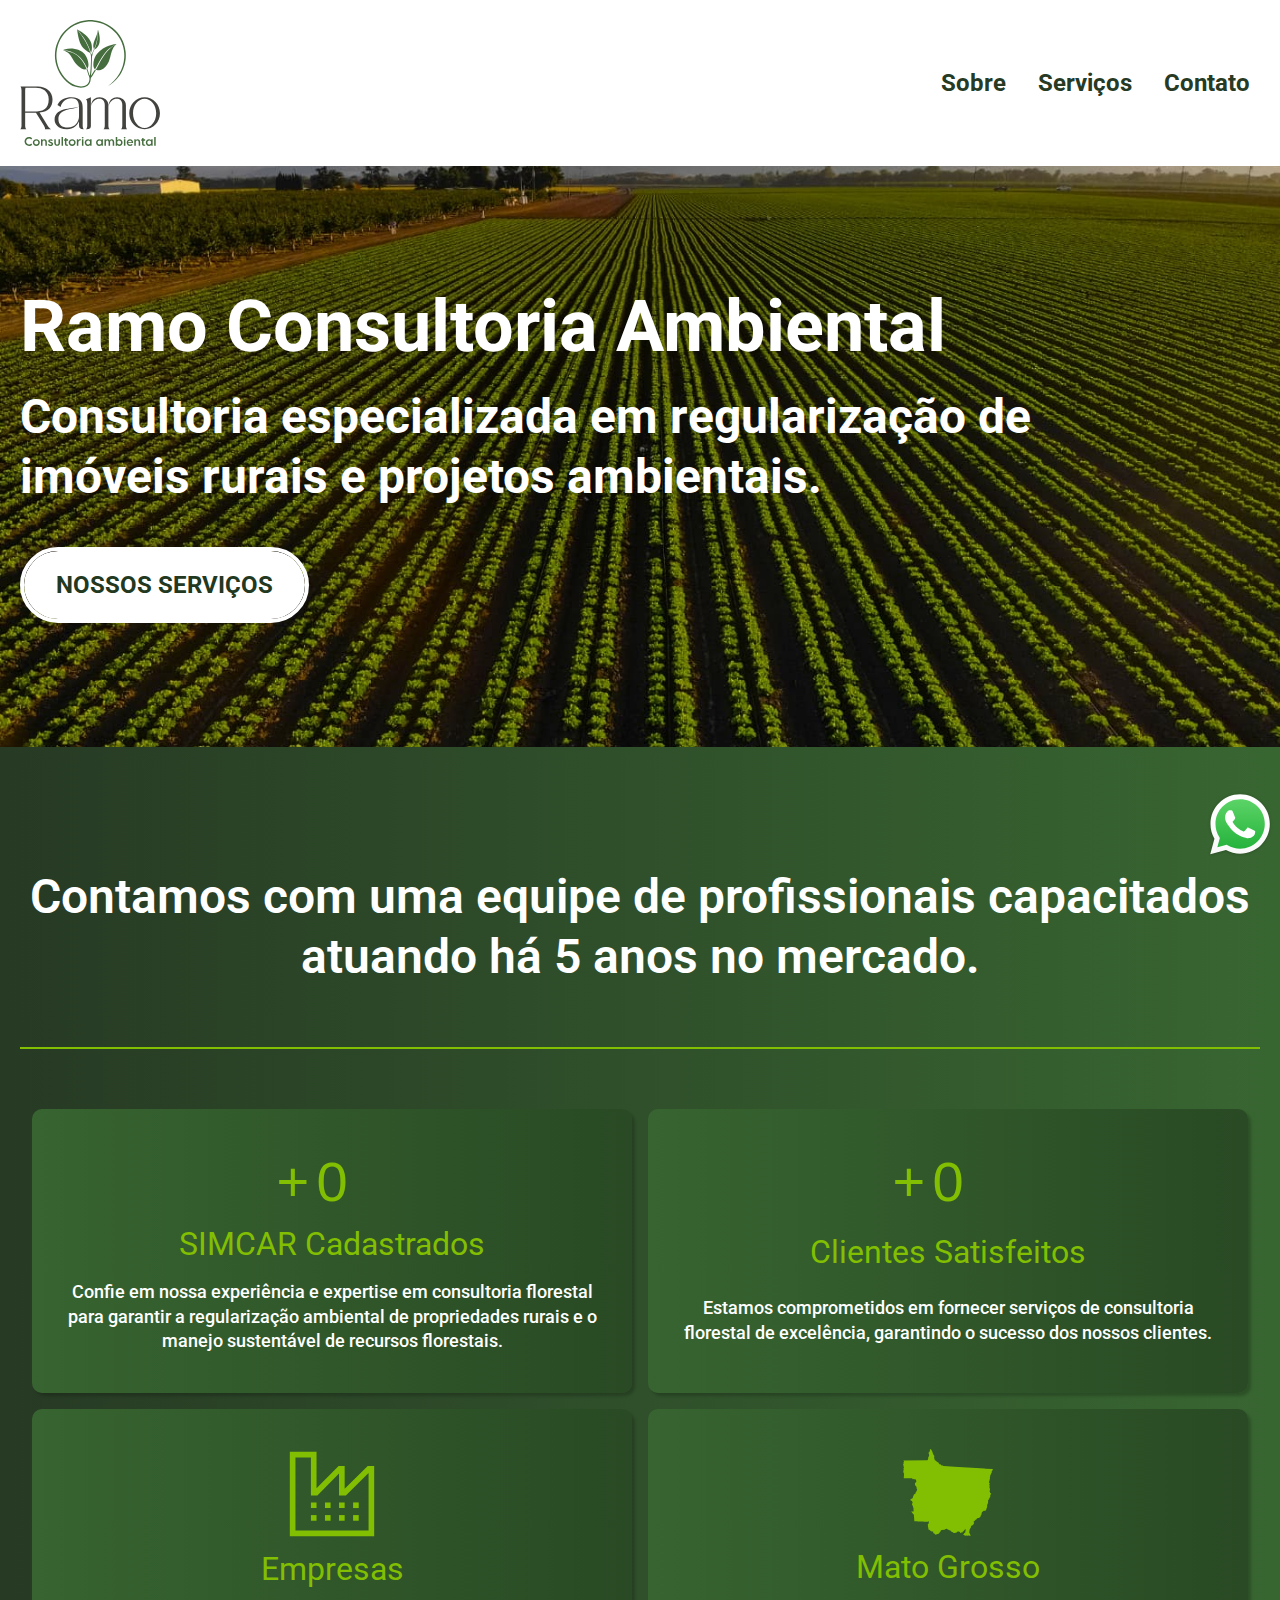
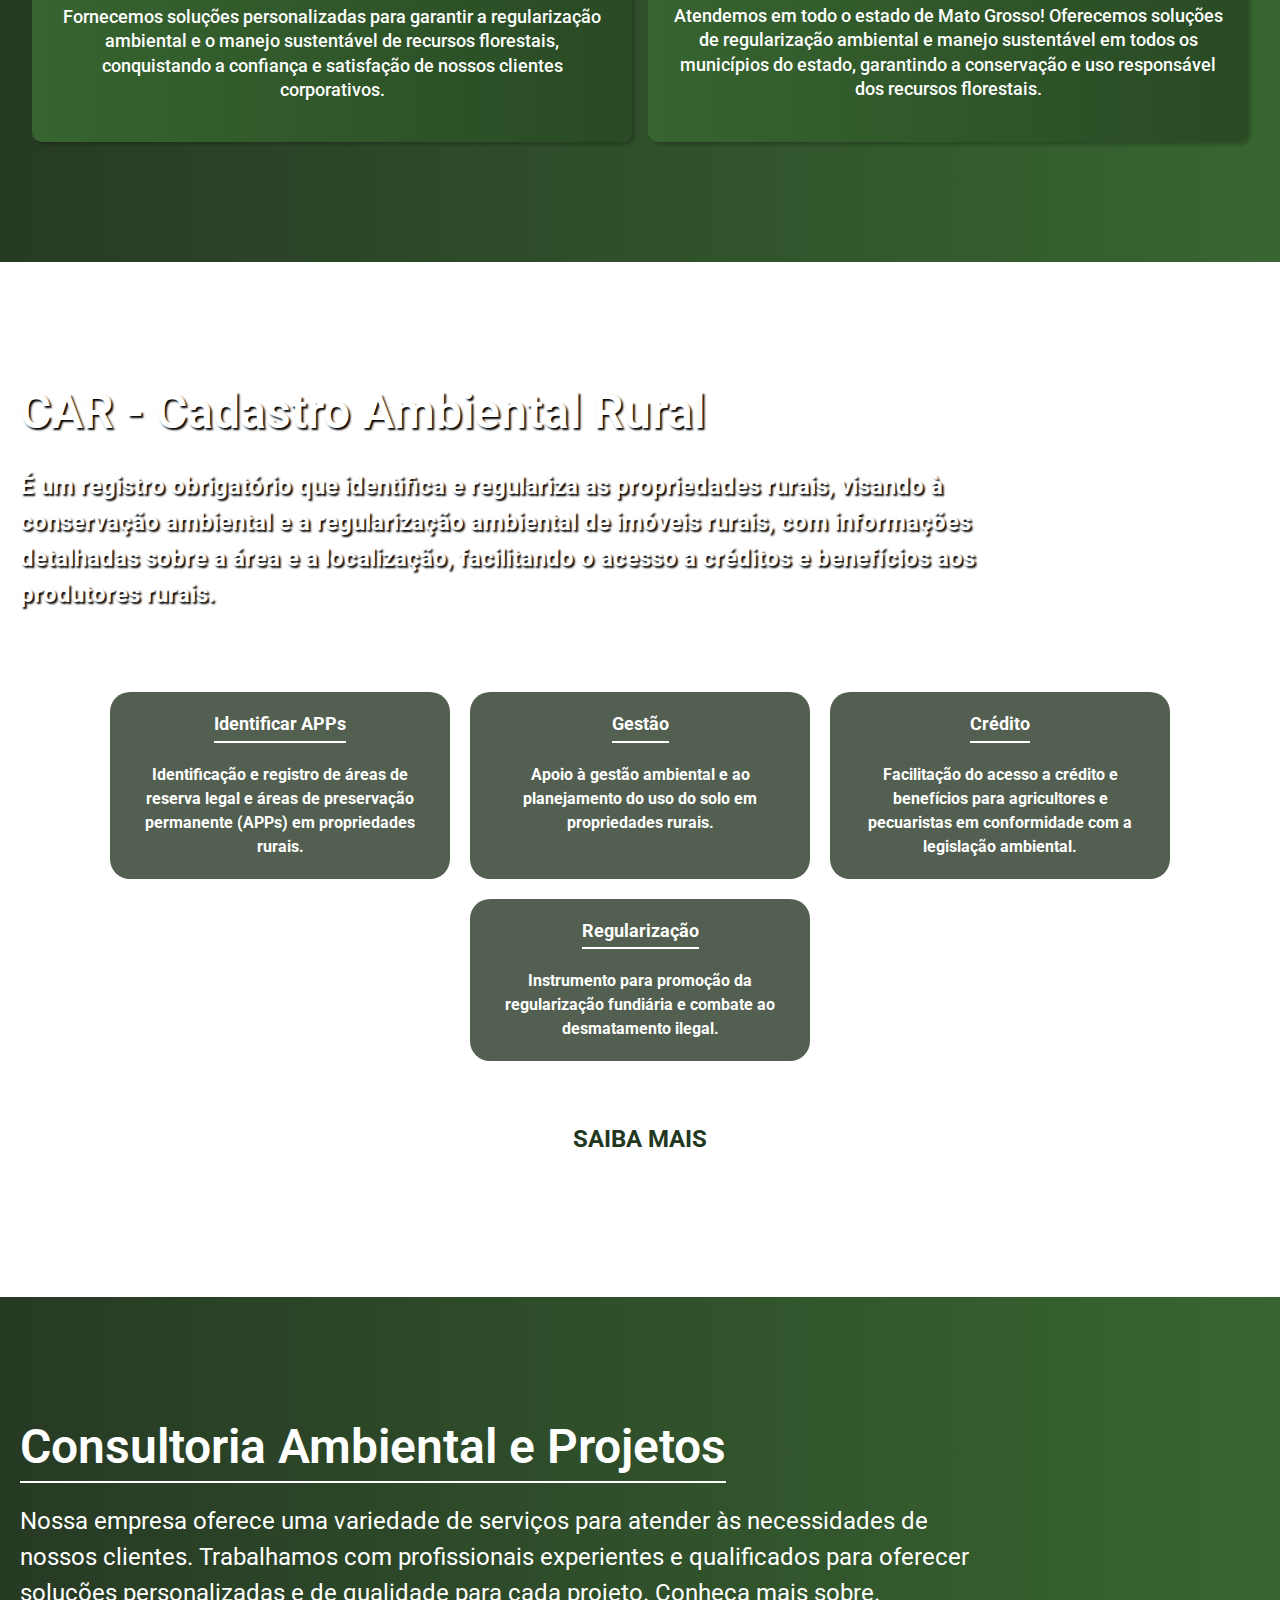
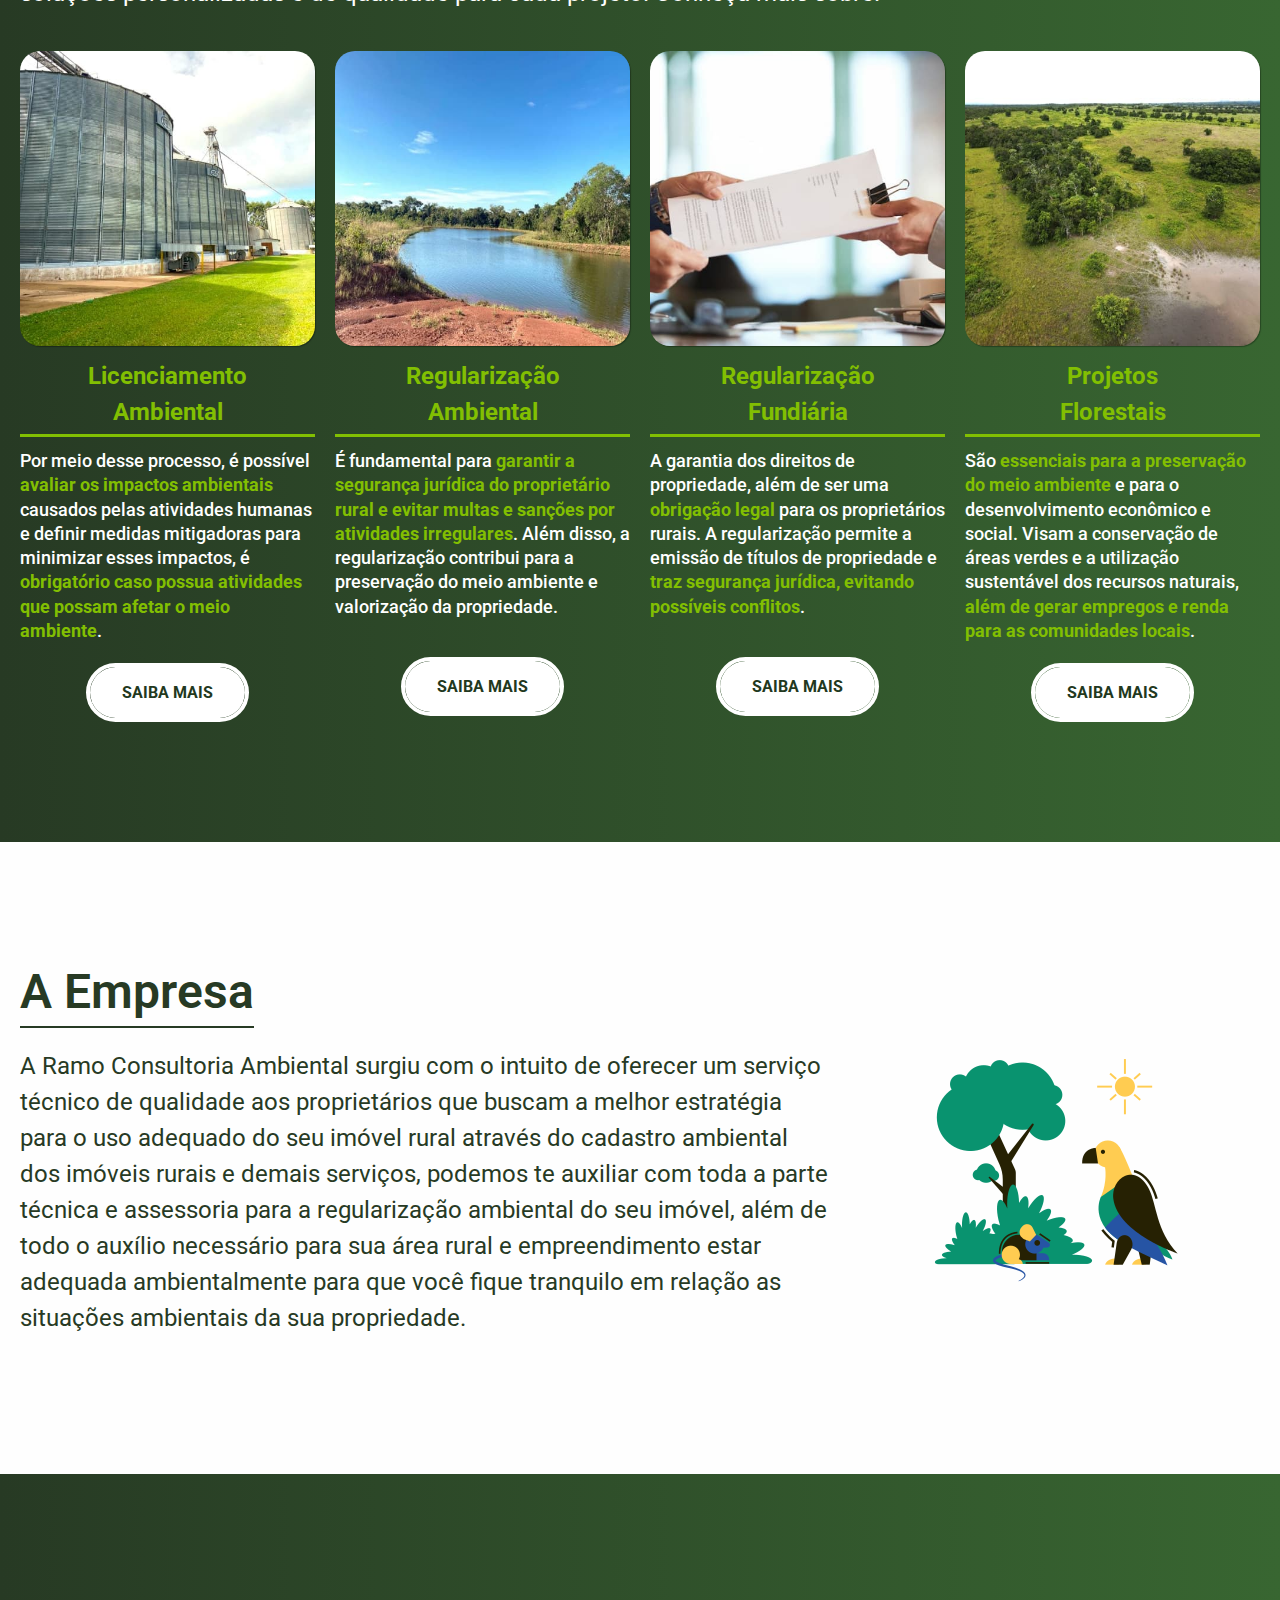
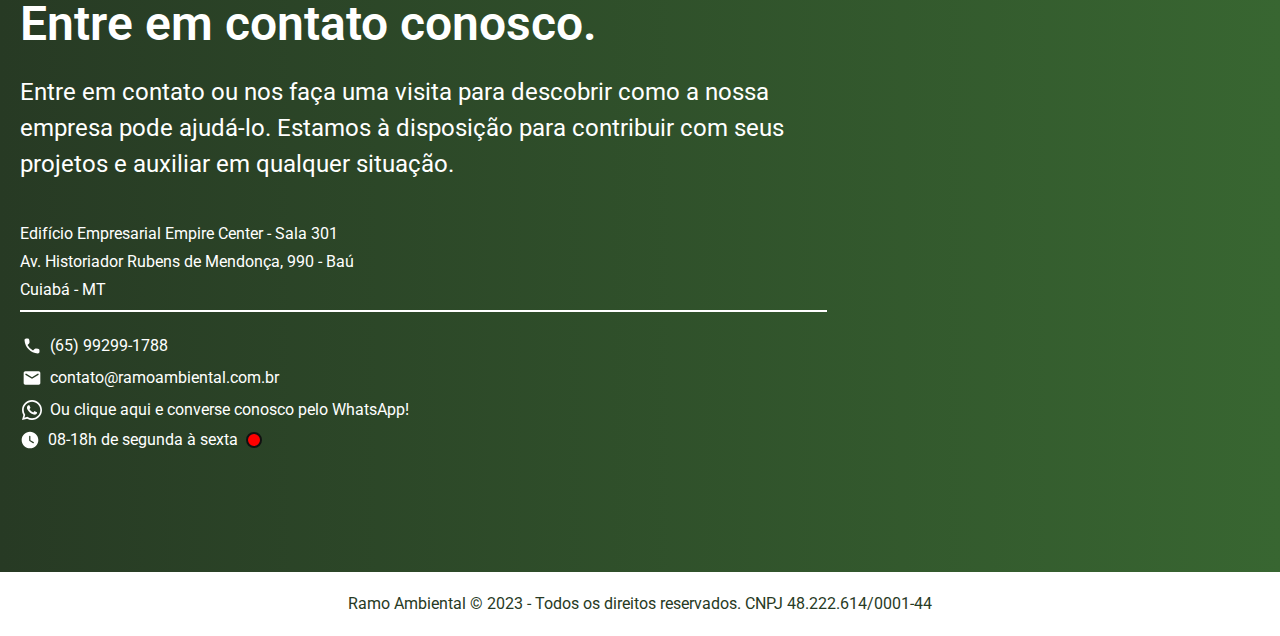
<file: index.html>
<!DOCTYPE html>
<html lang="pt-br">

<head>
  <meta charset="UTF-8">
  <meta http-equiv="X-UA-Compatible" content="IE=edge">
  <meta name="viewport" content="width=device-width, initial-scale=1.0">
  <meta name="theme-color" content="#273a24" />
  <meta name="keywords"
    content="Consultoria Ambiental,Consultoria Florestal, Projetos Florestais, Cadastro Ambiental Rural, Licenciamento Ambiental, Regularização Ambiental, Regularização fundiária, SIMCAR, Consultoria Florestal">
  <link rel="shortcut icon" href="./img/favicon.svg" type="image/x-icon">
  <meta property="og:title" content="Ramo Ambiental">
  <meta property="og:description"
    content="Ramo Ambiental oferece serviços de consultoria ambiental abrangendo desde cadastro ambiental rural, licenciamento e regularização ambiental, regularização fundiária e projetos florestais.">
  <meta property="og:image" content="https://www.ramoambiental.com.br/img/ramoOG.jpg">
  <meta property="og:url" content="https://www.ramoambiental.com.br">
  <meta name="robots" content="index, follow">
  <meta name="facebook-domain-verification" content="jwfoa0yzywrm2bh7evi4dsmijvhyt5" />
  <link rel="preconnect" href="https://fonts.googleapis.com">
  <link rel="preconnect" href="https://fonts.gstatic.com" crossorigin>
  <link href="https://fonts.googleapis.com/css2?family=Roboto:wght@400;700&display=swap" rel="stylesheet">
  <link rel="stylesheet" href="./css/style.min.css">
  <link rel="canonical" href="https://www.ramoambiental.com.br/">
  <link rel="preload" as="image" href="./img/fotoMain.jpg" media="(min-width: 500px)">


  <!-- Google tag (gtag.js) -->
  <script async src="https://www.googletagmanager.com/gtag/js?id=AW-11160487115"></script>
  <script>
    window.dataLayer = window.dataLayer || [];
    function gtag() { dataLayer.push(arguments); }
    gtag('js', new Date());

    gtag('config', 'AW-11160487115');
  </script>

  <!-- Google tag (gtag.js) -->
  <script async src="https://www.googletagmanager.com/gtag/js?id=G-P69NYRQN14"></script>
  <script>
    window.dataLayer = window.dataLayer || [];
    function gtag() { dataLayer.push(arguments); }
    gtag('js', new Date());

    gtag('config', 'G-P69NYRQN14');
  </script>

  <script type='application/ld+json'>
  {
    "@context": "http://www.schema.org",
    "@type":  [
      "ProfessionalService",
      "ConsultoriaAmbiental",
      "CadastroAmbientalRural",
      "LicenciamentoAmbiental",
      "RegularizaçãoAmbiental",
      "RegularizaçãoFundiária",
      "ProjetosFlorestais"
    ],
    "name": "Ramo Ambiental",
    "url": "https://www.ramoambiental.com.br/",
    "logo": "https://www.ramoambiental.com.br/img/logoRamo.svg",
    "image": "https://www.ramoambiental.com.br/img/ramoOG.jpg",
    "description": "Ramo Ambiental oferece serviços de consultoria ambiental abrangendo desde cadastro ambiental rural, licenciamento e regularização ambiental, regularização fundiária e projetos florestais.",
    "address": {
       "@type": "PostalAddress",
       "streetAddress": "Edifício Empresarial Empire Center - Sala 301. Av. Historiador Rubens de Mendonça, 990 - Baú",
       "addressLocality": "Cuiabá",
       "addressRegion": "Mato Grosso",
       "postalCode": "78008-900",
       "addressCountry": "Brazil"
    },
    "hasMap": "https://www.google.com/maps/embed?pb=!1m14!1m8!1m3!1d15372.101826198617!2d-56.0862081!3d-15.5902887!3m2!1i1024!2i768!4f13.1!3m3!1m2!1s0x939db1bb5ff985c9%3A0x2a02fdb149319ea4!2sEdif%C3%ADcio%20Empresarial%20Empire%20Center!5e0!3m2!1spt-BR!2sbr!4v1681854199785!5m2!1spt-BR!2sbr",
     "openingHours": "Mo 08:00-18:00 Tu 08:00-18:00 We 08:00-18:00 Th 08:00-18:00 Fr 08:00-18:00",
    "telephone": "(65) 99299 1788"
  }
  </script>

  <title>Ramo Consultoria Ambiental</title>
  <meta name="description"
    content="Ramo Ambiental oferece serviços de consultoria ambiental abrangendo desde cadastro ambiental rural, licenciamento e regularização ambiental, regularização fundiária e projetos florestais.">


</head>

<body>
  <header class="container">
    <div class="header">
      <a href="/">
        <img src="./img/logoRamo.svg" alt="logo da ramo Ambiental" class="logo" width="140px">
      </a>

      <nav class="navegacao" id="nav" data-menu="suave">
        <button id="btn-mobile" aria-controls="menu" aria-expanded="false" aria-haspopup="true" aria-label="Abrir Menu">
          <span id="hamburger"></span>
        </button>
        <ul class="links-menu font-1-l cor-p3" id="menu" role="menu">
          <li role="menuitem">
            <a href="#sobre">Sobre</a>
          </li>
          <li data-dropdown class="dropdown-menu" role="menuitem">
            <a href="consultoria-ambiental" data-teste>Serviços</a>
            <ul class="dropdown-links font-1-s cor-0">
              <li role="menuitem"><a href="#cadastroambientalrural">CAR</a></li>
              <li role="menuitem"><a href="#licenciamentoAmbiental">Licenciamento Ambiental</a></li>
              <li role="menuitem"> <a href="#regularizacaoAmbiental">Regularização Ambiental</a></li>
              <li role="menuitem"><a href="#regularizacaoFundiaria">Regularização Fundiária</a></li>
              <li role="menuitem"><a href="#projetosFlorestais">Projetos Florestais</a></li>
            </ul>
          </li>
          <li role="menuitem">
            <a href="#contato">Contato</a>
          </li>
        </ul>
      </nav>
    </div>
  </header>

  <main class="bg-principal">
    <div class="main container" data-menu="suave">
      <h1 class="font-1-xxl cor-0">Ramo Consultoria Ambiental</h1>
      <p class="font-1-xl cor-0">Consultoria especializada em regularização de imóveis rurais e projetos ambientais.</p>
      <a href="#servicos" class="cor-0 font-1-l btn">NOSSOS SERVIÇOS</a>
    </div>
  </main>
  <section class="experiencia-bg">
    <div class="container experiencia">
      <h2 class="experiencia-titulo font-1-xl cor-0">
        Contamos com uma equipe de profissionais capacitados atuando há 5 anos no mercado.
      </h2>

      <div class="experiencia-contador">
        <ul class="lista-contador cards">
          <li>
            <span class="numero-contador cor-p6" data-number="300" data-anime="scroll"> 300</span>
            <h3 class="cor-p6  font-1-l">SIMCAR Cadastrados</h3>
            <p class="cor-0 font-2-m">Confie em nossa experiência e expertise em consultoria florestal para garantir a
              regularização ambiental
              de propriedades rurais e o manejo sustentável de recursos florestais.</p>
          </li>
          <li>
            <span class="numero-contador cor-p6" data-number="200" data-anime="scroll">200</span>
            <h3 class="cor-p6  font-1-l ">Clientes Satisfeitos</h3>
            <p class="cor-0 font-2-m ">Estamos comprometidos em fornecer serviços de consultoria florestal de
              excelência,
              garantindo o sucesso
              dos nossos clientes.</p>
          </li>
          <li>
            <img class="empresas-mt" src="./img/empresa.svg" alt="Ilustração de uma empresa">
            <h3 class="cor-p6 font-1-l">Empresas</h3>
            <p class="cor-0 font-2-m ">Fornecemos soluções personalizadas para garantir a regularização ambiental e o
              manejo
              sustentável de
              recursos florestais, conquistando a confiança e satisfação de nossos clientes corporativos.</p>
          </li>
          <li>
            <img class="mapa-mt" src="./img/matogrosso.svg" alt="Mapa mostrando que atendemos em todo o estado">
            <h3 class="cor-p6 font-1-l">Mato Grosso</h3>
            <p class="cor-0 font-2-m  ">Atendemos em todo o estado de Mato Grosso! Oferecemos
              soluções de
              regularização
              ambiental e manejo sustentável em todos os municípios do estado, garantindo a conservação e uso
              responsável dos recursos florestais.</p>
          </li>
        </ul>
      </div>

    </div>
  </section>

  <section class="car-section " id="cadastroambientalrural">
    <div class="car container">
      <div class="car-conteudo ">
        <h2 class="cor-0 font-1-xl">CAR - Cadastro Ambiental Rural</h2>
        <p class="cor-0 texto-car font-1-l">
          É um registro obrigatório que identifica e regulariza as propriedades
          rurais,
          visando à conservação ambiental e a regularização ambiental de imóveis rurais, com informações detalhadas
          sobre a área e a localização, facilitando o acesso a créditos e benefícios aos produtores rurais.
        </p>
        <div class="car-info">

          <ul class="car-lista">
            <li>
              <div>
                <h3 class="cor-0 font-1-m app-icon">Identificar APPs</h3>
              </div>
              <p class="cor-0 font-2-s">Identificação e registro de áreas de reserva legal e áreas de preservação
                permanente
                (APPs) em
                propriedades rurais.</p>
            </li>
            <li>
              <div>
                <h3 class="cor-0 font-1-m">Gestão</h3>
              </div>
              <p class="cor-0 font-2-s">Apoio à gestão ambiental e ao planejamento do uso do solo em propriedades
                rurais.
              </p>
            </li>
            <li>
              <div>
                <h3 class="cor-0 font-1-m">Crédito</h3>
              </div>
              <p class="cor-0 font-2-s ">Facilitação do acesso a crédito e benefícios para agricultores e pecuaristas
                em conformidade com a legislação ambiental.
              </p>
            </li>
            <li>
              <div>
                <h3 class="cor-0 font-1-m">Regularização</h3>
              </div>
              <p class="cor-0 font-2-s ">Instrumento para promoção da regularização fundiária e combate ao
                desmatamento
                ilegal.
              </p>
            </li>

          </ul>

          <a href="./cadastro-ambiental-rural" class="btn botao-car font-1-l">SAIBA MAIS</a>
        </div>
      </div>
    </div>
  </section>

  <section class="bg-servicos" id="servicos">
    <div class="servicos container">
      <h2 class="cor-0 font-1-xl">
        Consultoria Ambiental e Projetos
      </h2>
      <p class="cor-0 texto-servicos font-1-l">
        Nossa empresa oferece uma variedade de serviços para atender às necessidades de nossos clientes.
        Trabalhamos com profissionais experientes e qualificados para oferecer soluções personalizadas e de qualidade
        para cada projeto. Conheça mais sobre.
      </p>

      <ul class="lista-servicos">
        <li>
          <div class="conteudo-servico" id="licenciamentoAmbiental">
            <img width="500px" height="500px" src="./img/imgLicAmbiental.jpg"
              alt="Silos de uma empresa em que realizamos o licenciamento ambiental." class="img-servico"
              loading="lazy">
            <h3 class="cor-p6 font-2-l">Licenciamento <br> Ambiental</h3>
            <p class="cor-0 font-2-m">Por meio desse processo, é possível<strong> avaliar os impactos ambientais
              </strong>causados
              pelas
              atividades humanas e definir medidas mitigadoras para minimizar esses impactos, é <strong>obrigatório caso
                possua
                atividades que possam afetar o meio ambiente</strong>.</p>
          </div>
          <a href="./consultoria-ambiental" class="btn btn-servico">Saiba Mais</a>
        </li>
        <li>
          <div class="conteudo-servico" id="regularizacaoAmbiental">
            <img width="500px" height="500px" src="./img/imgRegAmbiental.jpg" alt="Imagem de uma lagoa"
              class="img-servico" loading="lazy">
            <h3 class="cor-p6 font-2-l">Regularização <br> Ambiental</h3>
            <p class="cor-0 font-2-m">É fundamental para <strong>garantir a segurança jurídica do proprietário rural e
                evitar
                multas e sanções por atividades irregulares</strong>. Além disso, a regularização contribui para a
              preservação do
              meio ambiente e valorização da propriedade.</p>
          </div>
          <a href="./consultoria-ambiental#regularizacaoAmbiental" class="btn btn-servico">Saiba Mais</a>
        </li>
        <li>
          <div class="conteudo-servico" id="regularizacaoFundiaria">
            <img width="500px" height="500px" src="./img/imgRegFundiaria.jpg"
              alt="foto demonstrativa de documentação referente a regularização fundiária" class="img-servico"
              loading="lazy">
            <h3 class="cor-p6 font-2-l">Regularização <br> Fundiária</h3>
            <p class="cor-0 font-2-m">A garantia dos direitos de propriedade, além de ser uma
              <strong> obrigação legal</strong> para os
              proprietários rurais. A regularização permite a emissão de títulos de propriedade e <strong>traz segurança
                jurídica, evitando possíveis conflitos</strong>.
            </p>

          </div>
          <a href="./consultoria-ambiental#regularizacaoFundiaria" class="btn btn-servico">Saiba Mais</a>

        </li>



        <li>
          <div class="conteudo-servico" id="projetosFlorestais">
            <img width="500px" height="500px" src="./img/imgProFlorestais.jpg"
              alt="foto de uma paisagem mostrando a floresta de uma propriedade privada." class="img-servico"
              loading="lazy">
            <h3 class="cor-p6 font-2-l">Projetos <br>Florestais</h3>
            <p class="cor-0 font-2-m">São <strong>essenciais para a preservação do meio ambiente</strong> e para o
              desenvolvimento
              econômico e social. Visam a conservação de áreas verdes e a utilização sustentável dos recursos naturais,
              <strong> além de gerar
                empregos e renda para as comunidades locais</strong>.
            </p>
          </div>
          <a href="./consultoria-ambiental#projetosFlorestais" class="btn btn-servico">Saiba Mais</a>

        </li>
      </ul>






    </div>
  </section>

  <section class="sobre-bg" id="sobre">
    <div class="container sobre">
      <div class="conteudo-sobre">
        <h2 class="font-1-xl cor-p3">A Empresa</h2>
        <p class="font-1-l cor-p3">A Ramo Consultoria Ambiental surgiu com o intuito de oferecer um serviço técnico de
          qualidade aos
          proprietários que
          buscam a melhor estratégia para o uso adequado do seu imóvel rural através do cadastro ambiental dos imóveis
          rurais e demais serviços, podemos te auxiliar com toda a parte técnica e assessoria para a regularização
          ambiental
          do seu imóvel, além de todo o auxílio necessário para sua área rural e empreendimento estar adequada
          ambientalmente para que você fique tranquilo em relação as situações ambientais da sua propriedade.

        </p>
        <br>

      </div>
      <div class="img-sobre">
        <img src="./img/spot-215.png" alt="Ilustração de animais silvestres">
      </div>
    </div>
  </section>

  <section class="bg-contato" id="contato">
    <div class="contato container">
      <div class="contato-texto">
        <h2 class="cor-0 font-1-xl">Entre em contato conosco.</h2>
        <p class="cor-0 font-1-l text-contato">Entre em contato ou nos faça uma visita para descobrir como a nossa
          empresa pode
          ajudá-lo. Estamos à
          disposição
          para contribuir com seus projetos e auxiliar em qualquer situação.
        </p>

        <address>
          <ul class="lista-endereco cor-0 font-1-s">
            <li>Edifício Empresarial Empire Center - Sala 301 </li>
            <li>Av. Historiador Rubens de Mendonça, 990 - Baú</li>
            <li>Cuiabá - MT</li>
          </ul>


          <ul class="lista-contato cor-0 font-1-s">
            <li>
              <a class="telefone" href="tel:+556599299-1788">(65) 99299-1788</a>
            </li>
            <li>
              <a class="email" href="mailto:contato@ramoambiental.com.br">contato@ramoambiental.com.br</a>
            </li>
            <li>
              <a class="whats" href="https://api.whatsapp.com/send/?phone=556592991788">Ou clique aqui e converse
                conosco pelo
                WhatsApp!</a>
            </li>
            <li class="horario" data-semana="1,2,3,4,5" data-horario="8,18">
              <p>08-18h de segunda à sexta</p>
            </li>
          </ul>
        </address>
      </div>
      <div class="mapa">
        <iframe
          src="https://www.google.com/maps/embed?pb=!1m14!1m8!1m3!1d15372.101826198617!2d-56.0862081!3d-15.5902887!3m2!1i1024!2i768!4f13.1!3m3!1m2!1s0x939db1bb5ff985c9%3A0x2a02fdb149319ea4!2sEdif%C3%ADcio%20Empresarial%20Empire%20Center!5e0!3m2!1spt-BR!2sbr!4v1681854199785!5m2!1spt-BR!2sbr"
          width="600" height="450" style="border:0;" allowfullscreen="" loading="lazy"
          referrerpolicy="no-referrer-when-downgrade" title="Localização Ramo Ambiental"></iframe>
      </div>
    </div>

  </section>

  <footer class="footer">
    <p class="cor-p3 font-1-s">Ramo Ambiental © 2023 - Todos os direitos reservados. CNPJ 48.222.614/0001-44
    </p>
  </footer>

  <a class=" whats-icon" href="https://api.whatsapp.com/send/?phone=556592991788"><img src="img/WhatsApp-Logo.wine.svg"
      data-selector="img" alt="Icone clicável para contato no whatsapp. Telefone: +55 065 996625135" width="140"
      height="100"></a>
  <script type="module" src="./js/script.js"></script>
  <!-- Meta Pixel Code -->
  <script>
    !function (f, b, e, v, n, t, s) {
      if (f.fbq) return; n = f.fbq = function () {
        n.callMethod ?
          n.callMethod.apply(n, arguments) : n.queue.push(arguments)
      };
      if (!f._fbq) f._fbq = n; n.push = n; n.loaded = !0; n.version = '2.0';
      n.queue = []; t = b.createElement(e); t.defer = !0;
      t.src = v; s = b.getElementsByTagName(e)[0];
      s.parentNode.insertBefore(t, s)
    }(window, document, 'script',
      'https://connect.facebook.net/en_US/fbevents.js');
    fbq('init', '1435435970582871');
    fbq('track', 'PageView');
  </script>
  <noscript><img height="1" width="1" style="display:none"
      src="https://www.facebook.com/tr?id=1435435970582871&ev=PageView&noscript=1" /></noscript>
  <!-- End Meta Pixel Code -->

</body>

</html>
</file>
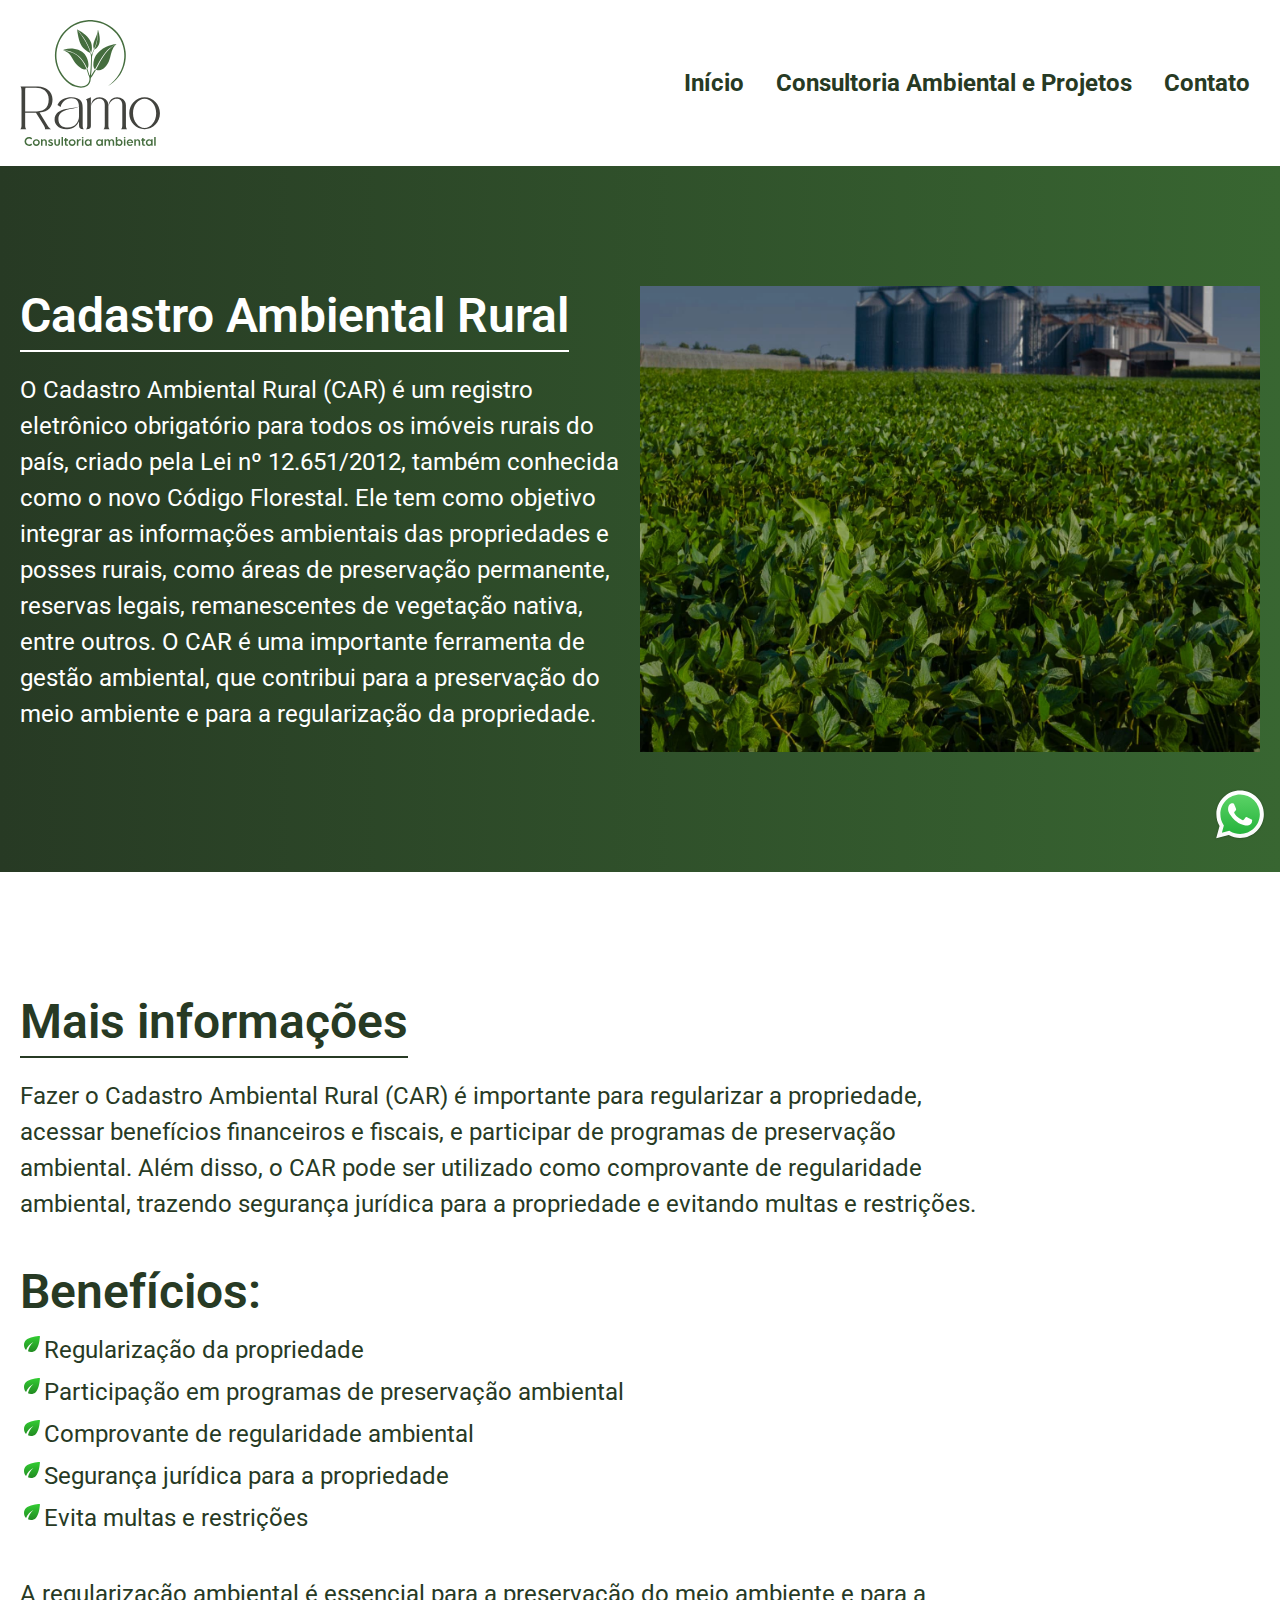
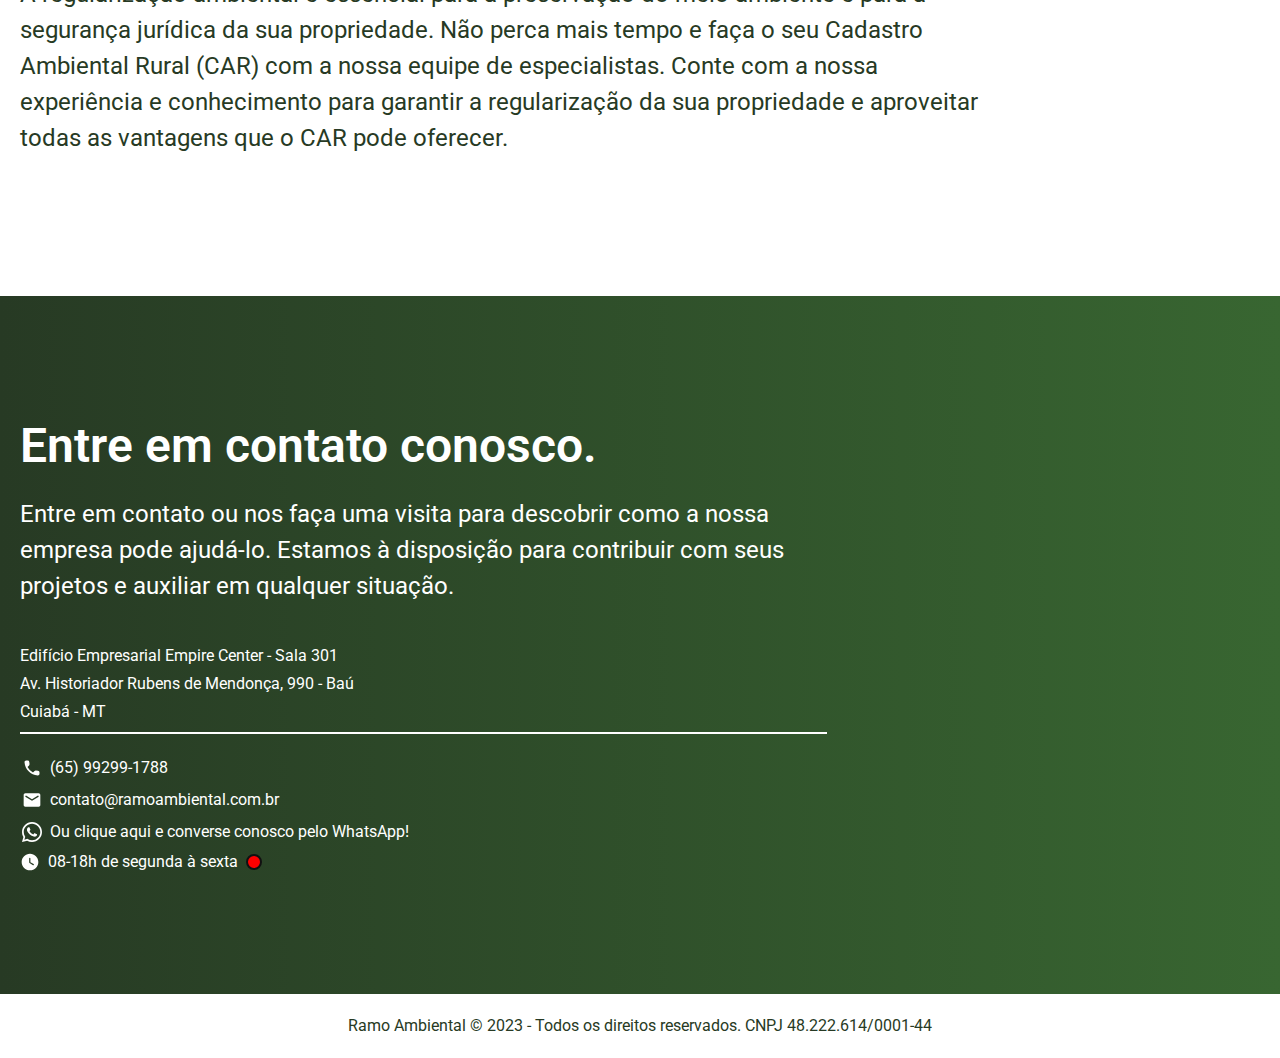
<file: cadastro-ambiental-rural.html>
<!DOCTYPE html>
<html lang="pt-br">

<head>
  <meta charset="UTF-8">
  <meta http-equiv="X-UA-Compatible" content="IE=edge">
  <meta name="viewport" content="width=device-width, initial-scale=1.0">
  <meta name="theme-color" content="#273a24" />
  <meta name="keywords"
    content="Consultoria Florestal, Projetos Florestais, Consultoria Ambiental, Cadastro Ambiental Rural, Licenciamento Ambiental, Regularização Ambiental, Regularização fundiária, SIMCAR, Consultoria Florestal">
  <meta name="robots" content="index, follow">
  <meta name="facebook-domain-verification" content="jwfoa0yzywrm2bh7evi4dsmijvhyt5" />
  <link rel="shortcut icon" href="./img/favicon.svg" type="image/x-icon">
  <link rel="preconnect" href="https://fonts.googleapis.com">
  <link rel="preconnect" href="https://fonts.gstatic.com" crossorigin>
  <link href="https://fonts.googleapis.com/css2?family=Roboto:wght@400;700&display=swap" rel="stylesheet">
  <link rel="stylesheet" href="./css/style.min.css">

  <!-- Google tag (gtag.js) -->
  <script async src="https://www.googletagmanager.com/gtag/js?id=AW-11160487115"></script>
  <script>
    window.dataLayer = window.dataLayer || [];
    function gtag() { dataLayer.push(arguments); }
    gtag('js', new Date());

    gtag('config', 'AW-11160487115');
  </script>

  <!-- Google tag (gtag.js) -->
  <script async src="https://www.googletagmanager.com/gtag/js?id=G-P69NYRQN14"></script>
  <script>
    window.dataLayer = window.dataLayer || [];
    function gtag() { dataLayer.push(arguments); }
    gtag('js', new Date());

    gtag('config', 'G-P69NYRQN14');
  </script>
  <script type='application/ld+json'>
    {
      "@context": "http://www.schema.org",
      "@type":  [
        "ProfessionalService",
        "CadastroAmbientalRural"
      ],
      "name": "Ramo Ambiental",
      "url": "https://www.ramoambiental.com.br/cadastroambientalrural",
      "logo": "https://www.ramoambiental.com.br/img/logoRamo.svg",
      "image": "https://www.ramoambiental.com.br/img/ramoOG.jpg",
      "description": "Ramo Ambiental oferece serviços de consultoria ambiental abrangendo desde cadastro ambiental rural, licenciamento e regularização ambiental, regularização fundiária e projetos florestais.",
      "address": {
         "@type": "PostalAddress",
         "streetAddress": "Edifício Empresarial Empire Center - Sala 301. Av. Historiador Rubens de Mendonça, 990 - Baú",
         "addressLocality": "Cuiabá",
         "addressRegion": "Mato Grosso",
         "postalCode": "78008-900",
         "addressCountry": "Brazil"
      },
      "hasMap": "https://www.google.com/maps/embed?pb=!1m14!1m8!1m3!1d15372.101826198617!2d-56.0862081!3d-15.5902887!3m2!1i1024!2i768!4f13.1!3m3!1m2!1s0x939db1bb5ff985c9%3A0x2a02fdb149319ea4!2sEdif%C3%ADcio%20Empresarial%20Empire%20Center!5e0!3m2!1spt-BR!2sbr!4v1681854199785!5m2!1spt-BR!2sbr",
       "openingHours": "Mo 08:00-18:00 Tu 08:00-18:00 We 08:00-18:00 Th 08:00-18:00 Fr 08:00-18:00",
      "telephone": "(65) 99299 1788"
    }
    </script>

  <title>Cadastro Ambiental Rural (CAR) - Saiba como regularizar sua propriedade com a Ramo</title>
  <meta name="description"
    content="Saiba tudo sobre o Cadastro Ambiental Rural (CAR) e mantenha a regularidade ambiental da sua propriedade. Conte com a expertise da Ramo Ambiental para realizar o CAR com agilidade e eficiência.">

</head>


<body>
  <header>
    <div class="container">
      <div class="header">
        <a href="/">
          <img src="./img/logoRamo.svg" alt="" class="logo" width="80px">
        </a>

        <nav class="navegacao" id="nav" data-menu="suave">
          <button id="btn-mobile" aria-controls="menu" aria-expanded="false" aria-haspopup="true"
            aria-label="Abrir Menu">
            <span id="hamburger"></span>
          </button>
          <ul class="links-menu font-1-l cor-p3" id="menu" role="menu">
            <li role="menuitem"><a href="/">Início</a></li>
            <li role="menuitem"><a href="./consultoria-ambiental">Consultoria Ambiental e Projetos</a></li>
            <li role="menuitem"><a href="#contato">Contato</a></li>
          </ul>
        </nav>
      </div>
    </div>
  </header>

  <main class="bg-pagina-car">
    <div class="container pagina-car">
      <div class="conteudo-pagina-car">
        <h1 class="font-1-xl cor-0">Cadastro Ambiental Rural</h1>
        <p class="font-1-l cor-0">O Cadastro Ambiental Rural (CAR) é um registro eletrônico obrigatório para todos os
          imóveis
          rurais do país, criado pela Lei nº 12.651/2012, também conhecida como o novo Código Florestal. Ele tem como
          objetivo integrar as informações ambientais das propriedades e posses rurais, como áreas de preservação
          permanente, reservas legais, remanescentes de vegetação nativa, entre outros. O CAR é uma importante
          ferramenta
          de gestão ambiental, que contribui para a preservação do meio ambiente e para a regularização da propriedade.
        </p>
      </div>
      <img class="foto-pagina-car" src="./img/fotoCar.jpg" alt="Imagem de uma Floresta">
    </div>
  </main>
  <section class="info-adicionais-bg">
    <div class="container info-adicionais">
      <h2 class="font-1-xl cor-p3">Mais informações</h2>
      <p class="font-1-l cor-p3">Fazer o Cadastro Ambiental Rural (CAR) é importante para regularizar a propriedade,
        acessar benefícios financeiros e fiscais, e participar de programas de preservação ambiental. Além disso, o CAR
        pode ser utilizado como comprovante de regularidade ambiental, trazendo segurança jurídica para a propriedade e
        evitando multas e restrições.</p>

      <h3 class="font-1-xl cor-p3">Benefícios:</h3>

      <ul class="vantagens-car cor-p3 font-1-l">
        <li>Regularização da propriedade</li>
        <li>Participação em programas de preservação ambiental</li>
        <li>Comprovante de regularidade ambiental</li>
        <li>Segurança jurídica para a propriedade</li>
        <li>Evita multas e restrições</li>
      </ul>

      <p class="chamada-car cor-p3 font-1-l">
        A regularização ambiental é essencial para a preservação do meio ambiente e para a segurança jurídica da sua
        propriedade. Não perca mais tempo e faça o seu Cadastro Ambiental Rural (CAR) com a nossa equipe de
        especialistas. Conte com a nossa experiência e conhecimento para garantir a regularização da sua propriedade e
        aproveitar todas as vantagens que o CAR pode oferecer.
      </p>
    </div>


  </section>



  <section class="bg-contato" id="contato">
    <div class="contato container">
      <div class="contato-texto">
        <h2 class="cor-0 font-1-xl">Entre em contato conosco.</h2>
        <p class="cor-0 font-1-l text-contato">Entre em contato ou nos faça uma visita para descobrir como a nossa
          empresa pode
          ajudá-lo. Estamos à
          disposição
          para contribuir com seus projetos e auxiliar em qualquer situação.
        </p>

        <address>
          <ul class="lista-endereco cor-0 font-1-s">
            <li>Edifício Empresarial Empire Center - Sala 301 </li>
            <li>Av. Historiador Rubens de Mendonça, 990 - Baú</li>
            <li>Cuiabá - MT</li>
          </ul>


          <ul class="lista-contato cor-0 font-1-s">
            <li>
              <a class="telefone" href="tel:+556599299-1788">(65) 99299-1788</a>
            </li>
            <li>
              <a class="email" href="mailto:contato@ramoambiental.com.br">contato@ramoambiental.com.br</a>
            </li>
            <li>
              <a class="whats" href="https://api.whatsapp.com/send/?phone=556592991788">Ou clique aqui e converse
                conosco pelo
                WhatsApp!</a>
            </li>
            <li class="horario" data-semana="1,2,3,4,5" data-horario="8,18">
              <p>08-18h de segunda à sexta</p>
            </li>
          </ul>
        </address>
      </div>
      <div class="mapa">
        <iframe
          src="https://www.google.com/maps/embed?pb=!1m14!1m8!1m3!1d15372.101826198617!2d-56.0862081!3d-15.5902887!3m2!1i1024!2i768!4f13.1!3m3!1m2!1s0x939db1bb5ff985c9%3A0x2a02fdb149319ea4!2sEdif%C3%ADcio%20Empresarial%20Empire%20Center!5e0!3m2!1spt-BR!2sbr!4v1681854199785!5m2!1spt-BR!2sbr"
          width="600" height="450" style="border:0;" allowfullscreen="" loading="lazy"
          referrerpolicy="no-referrer-when-downgrade" title="Localização Ramo Ambiental"></iframe>
      </div>
    </div>

  </section>

  <footer class="footer">
    <p class="cor-p3 font-1-s">Ramo Ambiental © 2023 - Todos os direitos reservados. CNPJ 48.222.614/0001-44
    </p>
  </footer>






  <a class=" whats-icon" href="https://api.whatsapp.com/send/?phone=556592991788"><img src="img/WhatsApp-Logo.wine.svg"
      data-selector="img" alt="Icone clicável para contato no whatsapp. Telefone: +55 065 996625135" width="120"
      height="80"></a>
  <script type="module" src="./js/script.js"></script>
  <!-- Meta Pixel Code -->
  <script>
    !function (f, b, e, v, n, t, s) {
      if (f.fbq) return; n = f.fbq = function () {
        n.callMethod ?
          n.callMethod.apply(n, arguments) : n.queue.push(arguments)
      };
      if (!f._fbq) f._fbq = n; n.push = n; n.loaded = !0; n.version = '2.0';
      n.queue = []; t = b.createElement(e); t.defer = !0;
      t.src = v; s = b.getElementsByTagName(e)[0];
      s.parentNode.insertBefore(t, s)
    }(window, document, 'script',
      'https://connect.facebook.net/en_US/fbevents.js');
    fbq('init', '1435435970582871');
    fbq('track', 'PageView');
  </script>
  <noscript><img height="1" width="1" style="display:none"
      src="https://www.facebook.com/tr?id=1435435970582871&ev=PageView&noscript=1" /></noscript>
  <!-- End Meta Pixel Code -->

</body>

</html>
</file>
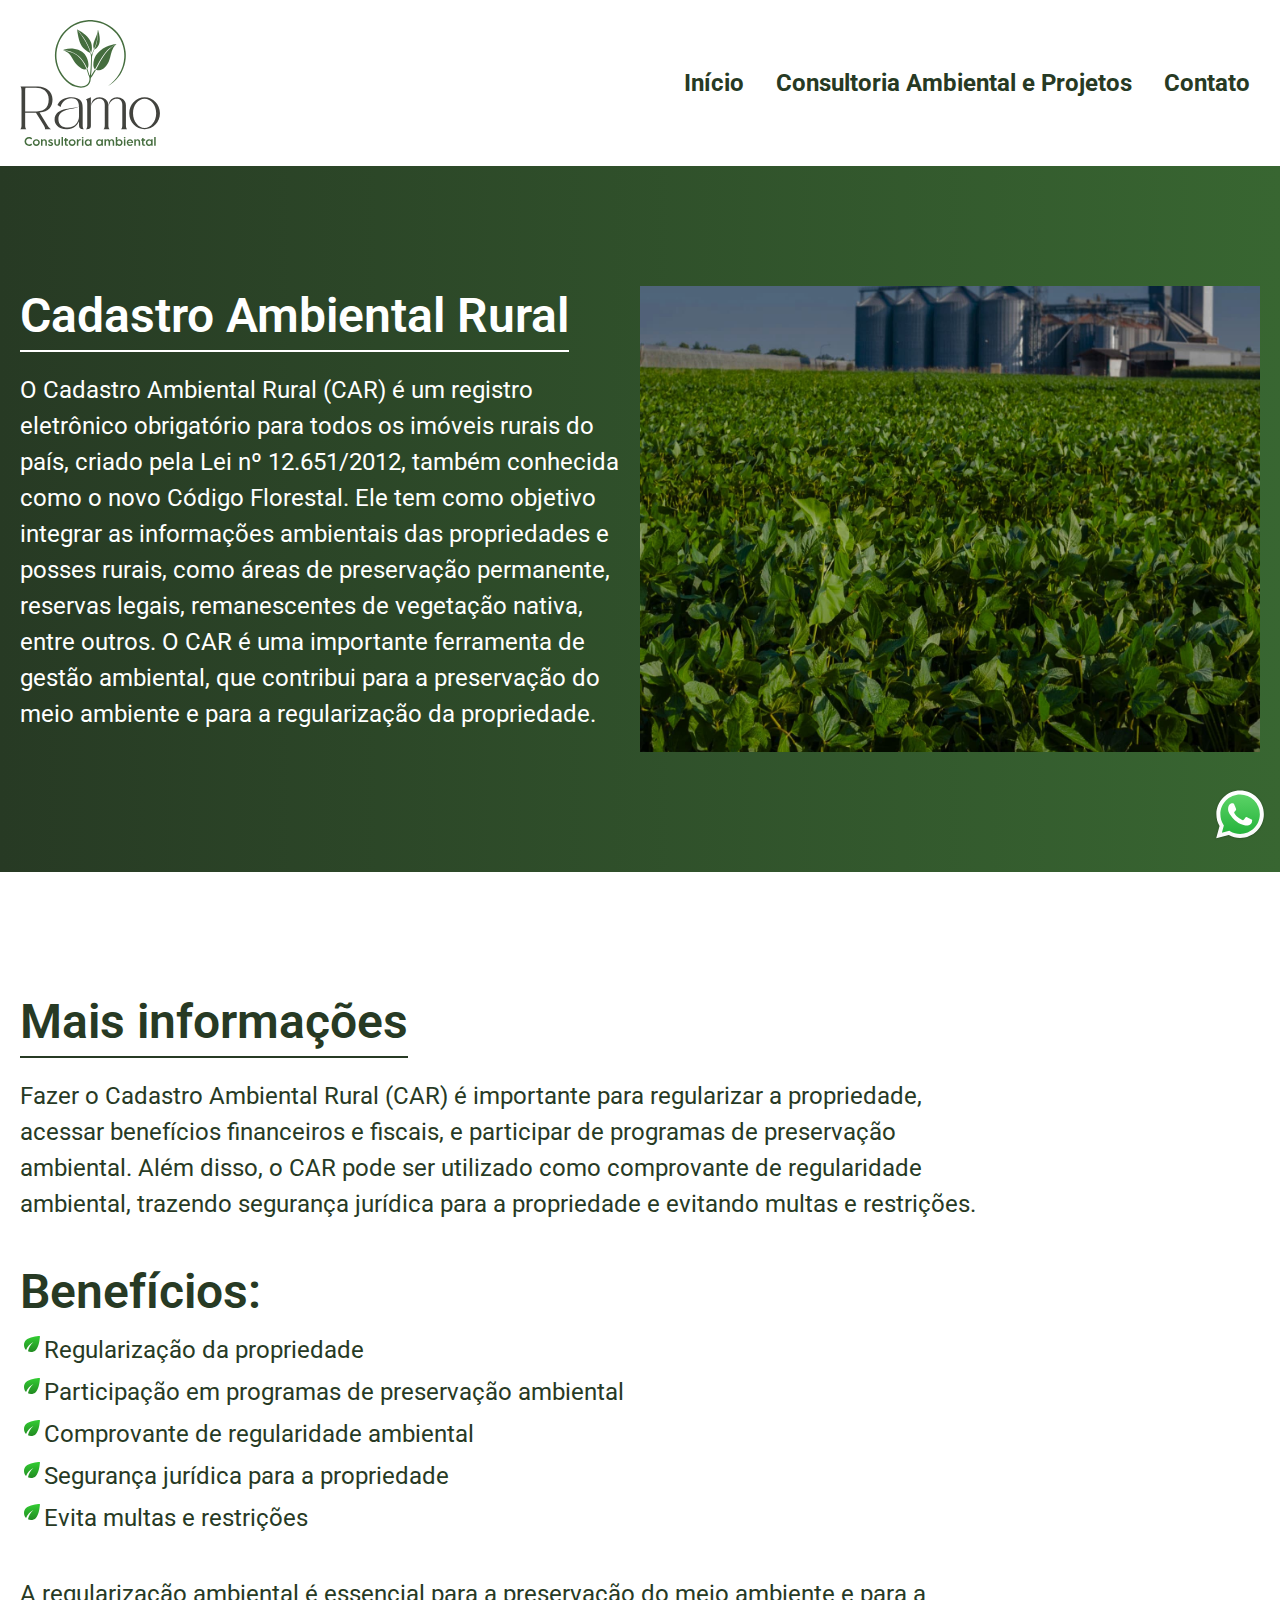
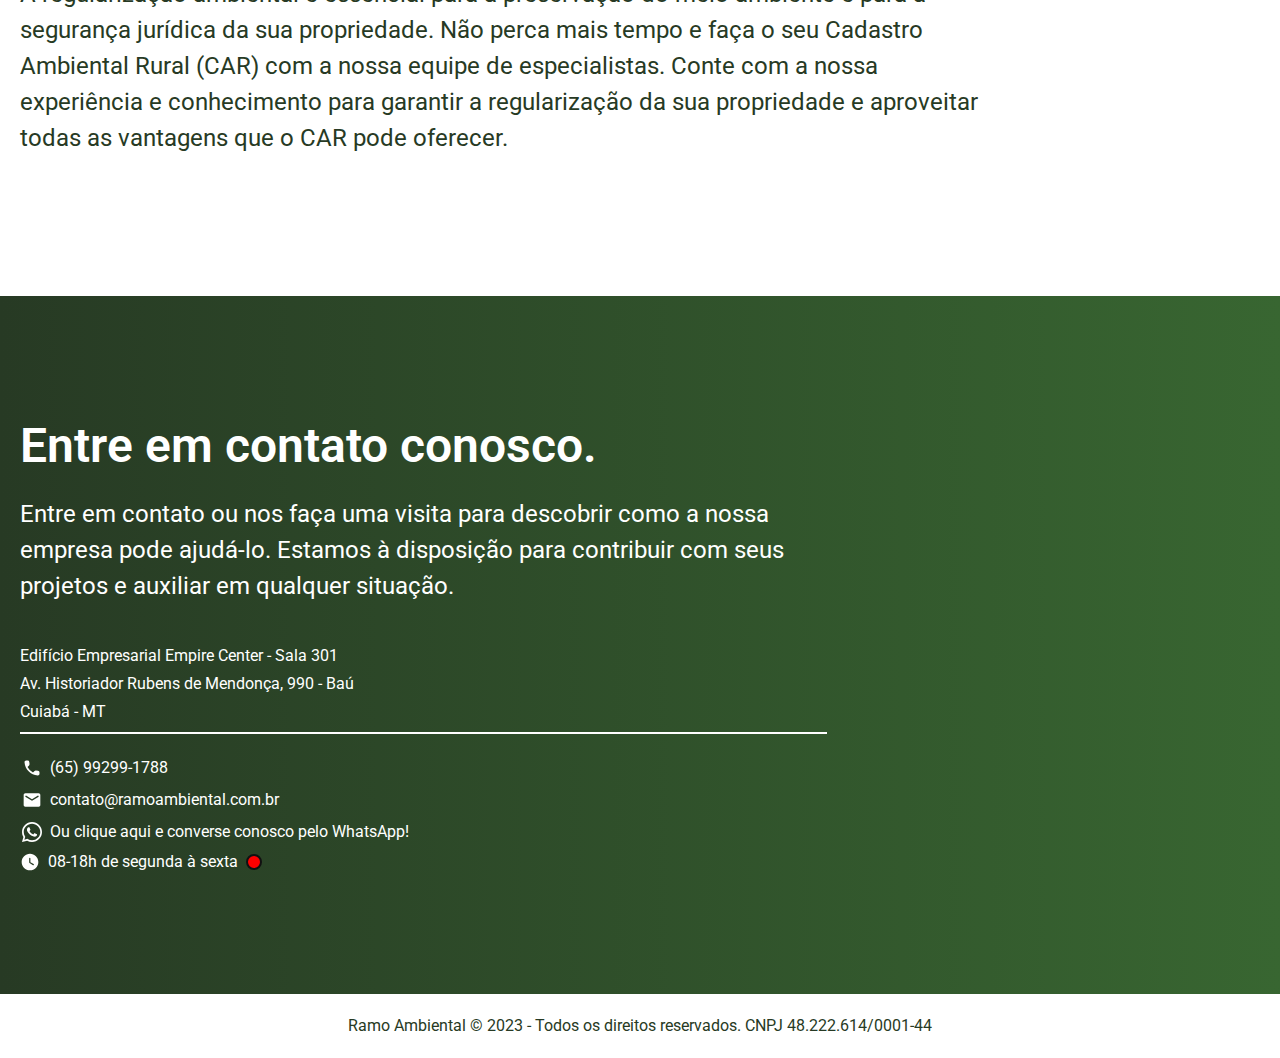
<file: cadastroambientalrural.html>
<!DOCTYPE html>
<html lang="pt-br">

<head>
  <meta charset="UTF-8">
  <meta http-equiv="X-UA-Compatible" content="IE=edge">
  <meta name="viewport" content="width=device-width, initial-scale=1.0">
  <meta name="theme-color" content="#273a24" />
  <meta name="keywords"
    content="Consultoria Florestal, Projetos Florestais, Consultoria Ambiental, Cadastro Ambiental Rural, Licenciamento Ambiental, Regularização Ambiental, Regularização fundiária, SIMCAR, Consultoria Florestal">
  <meta name="robots" content="index, follow">
  <meta name="facebook-domain-verification" content="jwfoa0yzywrm2bh7evi4dsmijvhyt5" />
  <link rel="shortcut icon" href="./img/favicon.svg" type="image/x-icon">
  <link rel="preconnect" href="https://fonts.googleapis.com">
  <link rel="preconnect" href="https://fonts.gstatic.com" crossorigin>
  <link href="https://fonts.googleapis.com/css2?family=Roboto:wght@400;700&display=swap" rel="stylesheet">
  <link rel="canonical" href="https://www.ramoambiental.com.br/cadastroambientalrural">
  <link rel="stylesheet" href="./css/style.min.css">

  <!-- Google tag (gtag.js) -->
  <script async src="https://www.googletagmanager.com/gtag/js?id=AW-11160487115"></script>
  <script>
    window.dataLayer = window.dataLayer || [];
    function gtag() { dataLayer.push(arguments); }
    gtag('js', new Date());

    gtag('config', 'AW-11160487115');
  </script>

  <!-- Google tag (gtag.js) -->
  <script async src="https://www.googletagmanager.com/gtag/js?id=G-P69NYRQN14"></script>
  <script>
    window.dataLayer = window.dataLayer || [];
    function gtag() { dataLayer.push(arguments); }
    gtag('js', new Date());

    gtag('config', 'G-P69NYRQN14');
  </script>
  <script type='application/ld+json'>
    {
      "@context": "http://www.schema.org",
      "@type":  [
        "ProfessionalService",
        "CadastroAmbientalRural"
      ],
      "name": "Ramo Ambiental",
      "url": "https://www.ramoambiental.com.br/cadastroambientalrural",
      "logo": "https://www.ramoambiental.com.br/img/logoRamo.svg",
      "image": "https://www.ramoambiental.com.br/img/ramoOG.jpg",
      "description": "Ramo Ambiental oferece serviços de consultoria ambiental abrangendo desde cadastro ambiental rural, licenciamento e regularização ambiental, regularização fundiária e projetos florestais.",
      "address": {
         "@type": "PostalAddress",
         "streetAddress": "Edifício Empresarial Empire Center - Sala 301. Av. Historiador Rubens de Mendonça, 990 - Baú",
         "addressLocality": "Cuiabá",
         "addressRegion": "Mato Grosso",
         "postalCode": "78008-900",
         "addressCountry": "Brazil"
      },
      "hasMap": "https://www.google.com/maps/embed?pb=!1m14!1m8!1m3!1d15372.101826198617!2d-56.0862081!3d-15.5902887!3m2!1i1024!2i768!4f13.1!3m3!1m2!1s0x939db1bb5ff985c9%3A0x2a02fdb149319ea4!2sEdif%C3%ADcio%20Empresarial%20Empire%20Center!5e0!3m2!1spt-BR!2sbr!4v1681854199785!5m2!1spt-BR!2sbr",
       "openingHours": "Mo 08:00-18:00 Tu 08:00-18:00 We 08:00-18:00 Th 08:00-18:00 Fr 08:00-18:00",
      "telephone": "+5565 99299 1788"
    }
    </script>

  <title>Cadastro Ambiental Rural (CAR) - Saiba como regularizar sua propriedade com a Ramo</title>
  <meta name="description"
    content="Saiba tudo sobre o Cadastro Ambiental Rural (CAR) e mantenha a regularidade ambiental da sua propriedade. Conte com a expertise da Ramo Ambiental para realizar o CAR com agilidade e eficiência.">

</head>


<body>
  <header>
    <div class="container">
      <div class="header">
        <a href="/">
          <img src="./img/logoRamo.svg" alt="" class="logo" width="80px">
        </a>

        <nav class="navegacao" id="nav" data-menu="suave">
          <button id="btn-mobile" aria-controls="menu" aria-expanded="false" aria-haspopup="true"
            aria-label="Abrir Menu">
            <span id="hamburger"></span>
          </button>
          <ul class="links-menu font-1-l cor-p3" id="menu" role="menu">
            <li role="menuitem"><a href="/">Início</a></li>
            <li role="menuitem"><a href="./consultoria-ambiental">Consultoria Ambiental e Projetos</a></li>
            <li role="menuitem"><a href="#contato">Contato</a></li>
          </ul>
        </nav>
      </div>
    </div>
  </header>

  <main class="bg-pagina-car">
    <div class="container pagina-car">
      <div class="conteudo-pagina-car">
        <h1 class="font-1-xl cor-0">Cadastro Ambiental Rural</h1>
        <p class="font-1-l cor-0">O Cadastro Ambiental Rural (CAR) é um registro eletrônico obrigatório para todos os
          imóveis
          rurais do país, criado pela Lei nº 12.651/2012, também conhecida como o novo Código Florestal. Ele tem como
          objetivo integrar as informações ambientais das propriedades e posses rurais, como áreas de preservação
          permanente, reservas legais, remanescentes de vegetação nativa, entre outros. O CAR é uma importante
          ferramenta
          de gestão ambiental, que contribui para a preservação do meio ambiente e para a regularização da propriedade.
        </p>
      </div>
      <img class="foto-pagina-car" src="./img/fotoCar.jpg" alt="Imagem de uma Floresta">
    </div>
  </main>
  <section class="info-adicionais-bg">
    <div class="container info-adicionais">
      <h2 class="font-1-xl cor-p3">Mais informações</h2>
      <p class="font-1-l cor-p3">Fazer o Cadastro Ambiental Rural (CAR) é importante para regularizar a propriedade,
        acessar benefícios financeiros e fiscais, e participar de programas de preservação ambiental. Além disso, o CAR
        pode ser utilizado como comprovante de regularidade ambiental, trazendo segurança jurídica para a propriedade e
        evitando multas e restrições.</p>

      <h3 class="font-1-xl cor-p3">Benefícios:</h3>

      <ul class="vantagens-car cor-p3 font-1-l">
        <li>Regularização da propriedade</li>
        <li>Participação em programas de preservação ambiental</li>
        <li>Comprovante de regularidade ambiental</li>
        <li>Segurança jurídica para a propriedade</li>
        <li>Evita multas e restrições</li>
      </ul>

      <p class="chamada-car cor-p3 font-1-l">
        A regularização ambiental é essencial para a preservação do meio ambiente e para a segurança jurídica da sua
        propriedade. Não perca mais tempo e faça o seu Cadastro Ambiental Rural (CAR) com a nossa equipe de
        especialistas. Conte com a nossa experiência e conhecimento para garantir a regularização da sua propriedade e
        aproveitar todas as vantagens que o CAR pode oferecer.
      </p>
    </div>


  </section>



  <section class="bg-contato" id="contato">
    <div class="contato container">
      <div class="contato-texto">
        <h2 class="cor-0 font-1-xl">Entre em contato conosco.</h2>
        <p class="cor-0 font-1-l text-contato">Entre em contato ou nos faça uma visita para descobrir como a nossa
          empresa pode
          ajudá-lo. Estamos à
          disposição
          para contribuir com seus projetos e auxiliar em qualquer situação.
        </p>

        <address>
          <ul class="lista-endereco cor-0 font-1-s">
            <li>Edifício Empresarial Empire Center - Sala 301 </li>
            <li>Av. Historiador Rubens de Mendonça, 990 - Baú</li>
            <li>Cuiabá - MT</li>
          </ul>

          <ul class="lista-contato cor-0 font-1-s">
            <li class="telefone">
              <a href="tel:+556599299-1788">(65) 99299-1788</a>
            </li>
            <li class="email">
              <a href="mailto:contato@ramoambiental.com.br">contato@ramoambiental.com.br</a>
            </li>
            <li class="whats">
              <a href="https://api.whatsapp.com/send/?phone=556592991788">Ou clique aqui e converse conosco pelo
                WhatsApp!</a>
            </li>
            <li class="horario" data-semana="1,2,3,4,5" data-horario="8,18">
              <p>08-18h de segunda à sexta</p>
            </li>
          </ul>
        </address>
      </div>
      <div class="mapa">
        <iframe
          src="https://www.google.com/maps/embed?pb=!1m14!1m8!1m3!1d15372.101826198617!2d-56.0862081!3d-15.5902887!3m2!1i1024!2i768!4f13.1!3m3!1m2!1s0x939db1bb5ff985c9%3A0x2a02fdb149319ea4!2sEdif%C3%ADcio%20Empresarial%20Empire%20Center!5e0!3m2!1spt-BR!2sbr!4v1681854199785!5m2!1spt-BR!2sbr"
          width="600" height="450" style="border:0;" allowfullscreen="" loading="lazy"
          referrerpolicy="no-referrer-when-downgrade" title="Localização Ramo Ambiental"></iframe>
      </div>
    </div>

  </section>

  <footer class="footer">
    <p class="cor-p3 font-1-s">Ramo Ambiental © 2023 - Todos os direitos reservados. CNPJ 48.222.614/0001-44
    </p>
  </footer>






  <a class=" whats-icon" href="https://api.whatsapp.com/send/?phone=556592991788"><img src="img/WhatsApp-Logo.wine.svg"
      data-selector="img" alt="Icone clicável para contato no whatsapp. Telefone: +55 065 996625135" width="120"
      height="80"></a>
  <script type="module" src="./js/script.js"></script>
  <!-- Meta Pixel Code -->
  <script>
    !function (f, b, e, v, n, t, s) {
      if (f.fbq) return; n = f.fbq = function () {
        n.callMethod ?
          n.callMethod.apply(n, arguments) : n.queue.push(arguments)
      };
      if (!f._fbq) f._fbq = n; n.push = n; n.loaded = !0; n.version = '2.0';
      n.queue = []; t = b.createElement(e); t.defer = !0;
      t.src = v; s = b.getElementsByTagName(e)[0];
      s.parentNode.insertBefore(t, s)
    }(window, document, 'script',
      'https://connect.facebook.net/en_US/fbevents.js');
    fbq('init', '1435435970582871');
    fbq('track', 'PageView');
  </script>
  <noscript><img height="1" width="1" style="display:none"
      src="https://www.facebook.com/tr?id=1435435970582871&ev=PageView&noscript=1" /></noscript>
  <!-- End Meta Pixel Code -->

</body>

</html>
</file>
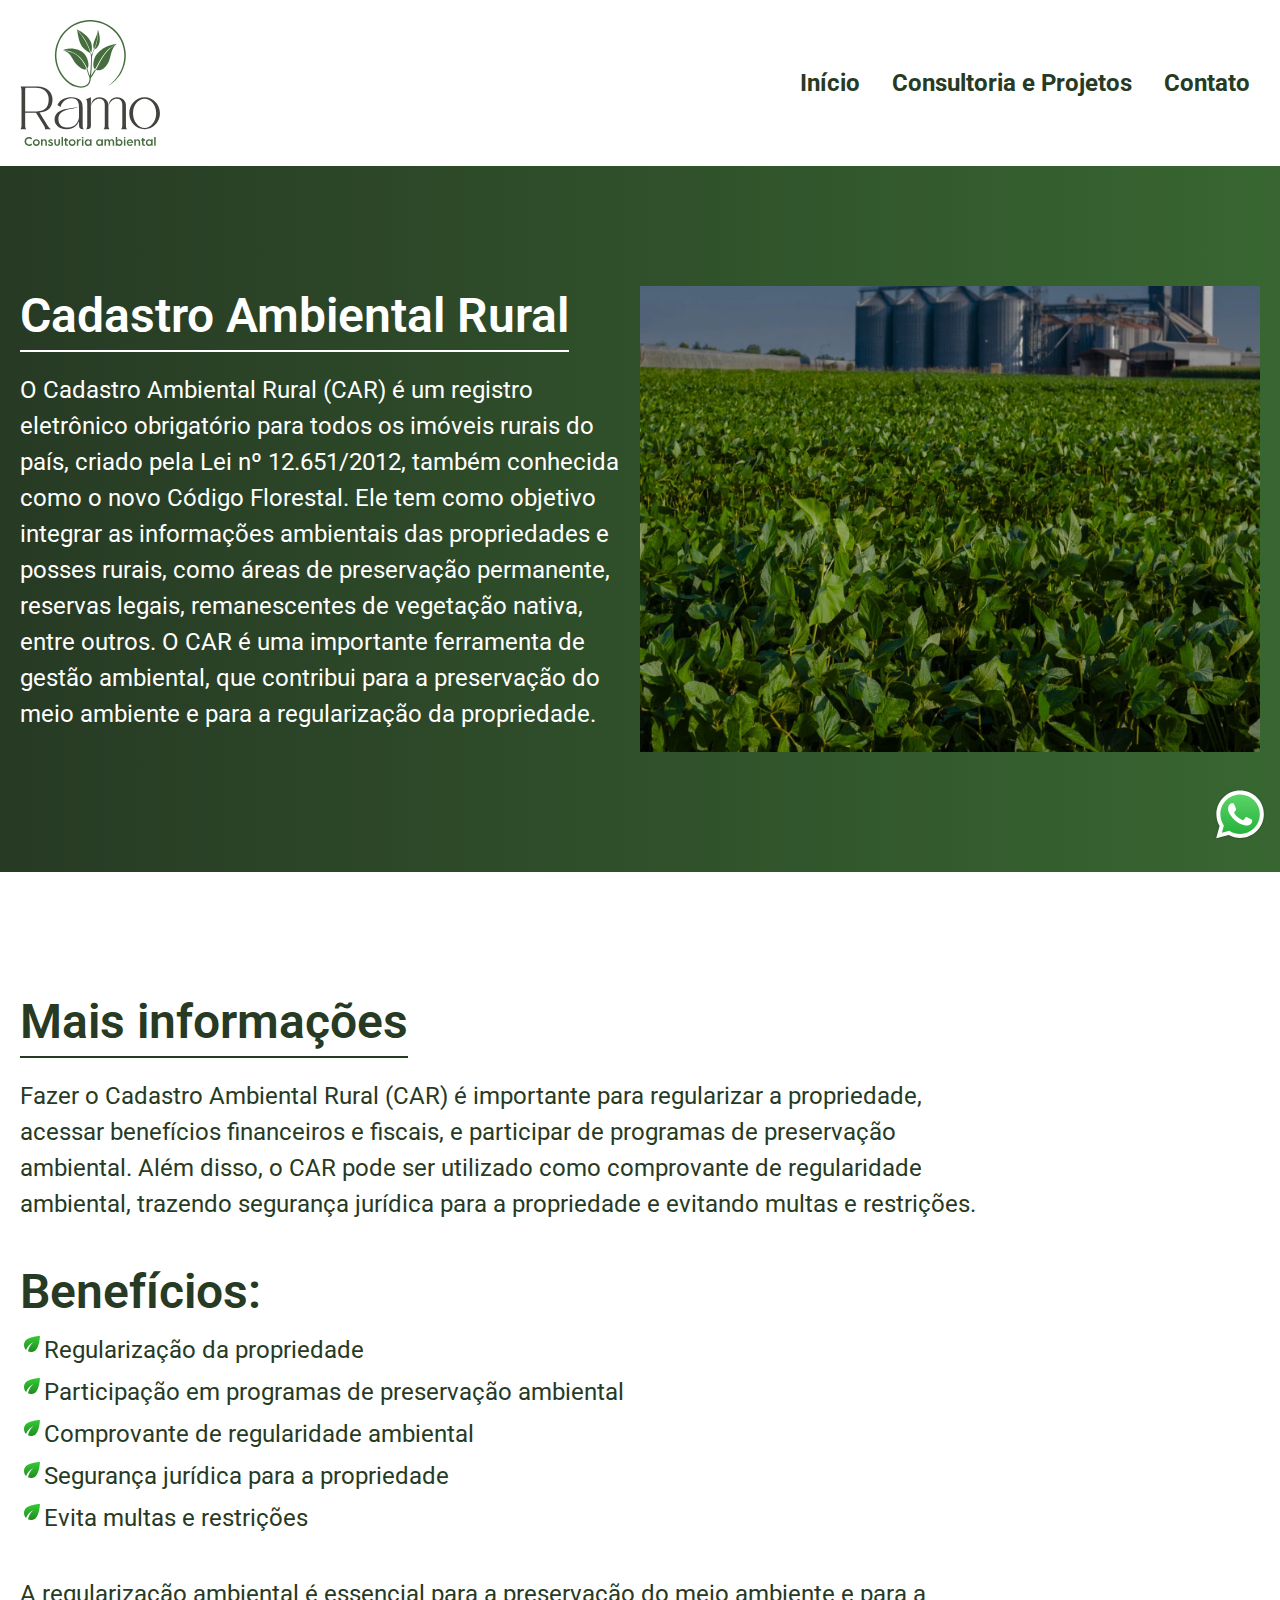
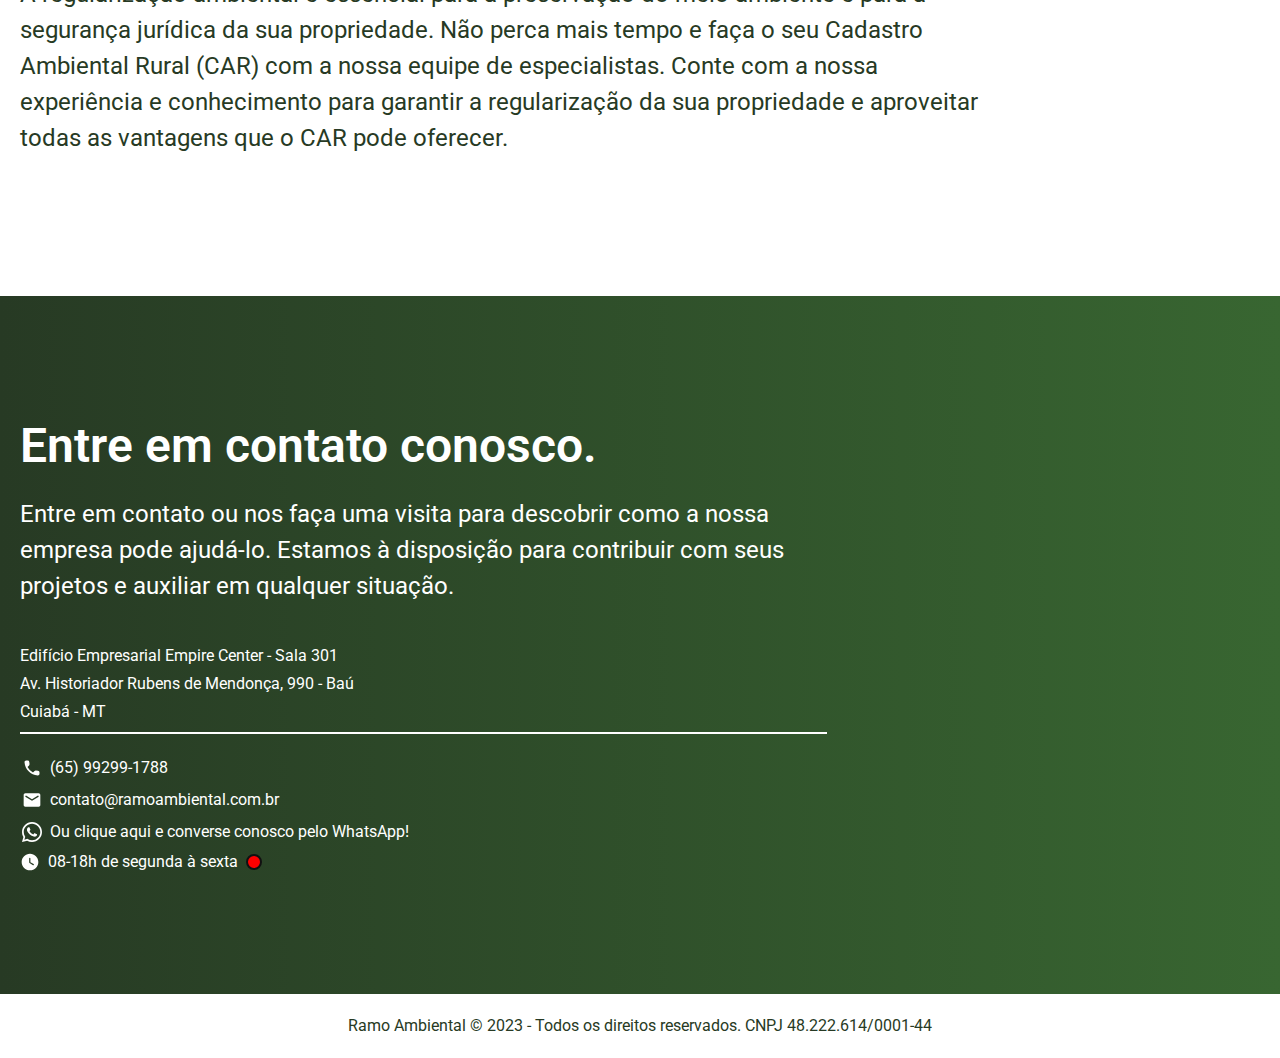
<file: car.html>
<!DOCTYPE html>
<html lang="pt-br">

<head>
  <meta charset="UTF-8">
  <meta http-equiv="X-UA-Compatible" content="IE=edge">
  <meta name="viewport" content="width=device-width, initial-scale=1.0">
  <meta name="theme-color" content="#273a24" />
  <meta name="description"
    content="Somos uma equipe de consultores experientes em consultoria florestal, oferecendo serviços desde o planejamento e gestão de florestas até a obtenção de certificações. Maximize os benefícios econômicos e gerencie seus recursos naturais de maneira responsável com nossos serviços especializados. Entre em contato conosco hoje mesmo para saber como podemos ajudá-lo a alcançar seus objetivos de manejo florestal de forma sustentável e rentável.">
  <meta name="keywords"
    content="Consultoria Florestal, Projetos Florestais, Consultoria Ambiental, Cadastro Ambiental Rural, Licenciamento Ambiental, Regularização Ambiental, Regularização fundiária, SIMCAR, Consultoria Florestal">
  <meta name="robots" content="index, follow">
  <meta name="facebook-domain-verification" content="jwfoa0yzywrm2bh7evi4dsmijvhyt5" />
  <link rel="shortcut icon" href="./img/favicon.svg" type="image/x-icon">
  <link rel="preconnect" href="https://fonts.googleapis.com">
  <link rel="preconnect" href="https://fonts.gstatic.com" crossorigin>
  <link href="https://fonts.googleapis.com/css2?family=Roboto:wght@400;700&display=swap" rel="stylesheet">
  <link rel="stylesheet" href="./css/style.min.css">
  <title>Cadastro Ambiental Rural (CAR) - Saiba como regularizar sua propriedade com a Ramo</title>

  <!-- Google tag (gtag.js) -->
  <script async src="https://www.googletagmanager.com/gtag/js?id=AW-11160487115"></script>
  <script>
    window.dataLayer = window.dataLayer || [];
    function gtag() { dataLayer.push(arguments); }
    gtag('js', new Date());

    gtag('config', 'AW-11160487115');
  </script>
  <!-- Google tag (gtag.js) -->
  <script async src="https://www.googletagmanager.com/gtag/js?id=G-P69NYRQN14"></script>
  <script>
    window.dataLayer = window.dataLayer || [];
    function gtag() { dataLayer.push(arguments); }
    gtag('js', new Date());

    gtag('config', 'G-P69NYRQN14');
  </script>
</head>


<body>
  <header>
    <div class="container">
      <div class="header">
        <a href="/">
          <img src="./img/logoRamo.svg" alt="" class="logo" width="80px">
        </a>

        <nav class="navegacao" id="nav" data-menu="suave">
          <button id="btn-mobile" aria-controls="menu" aria-expanded="false" aria-haspopup="true"
            aria-label="Abrir Menu">
            <span id="hamburger"></span>
          </button>
          <ul class="links-menu font-1-l cor-p3" id="menu" role="menu">
            <li><a href="/">Início</a></li>
            <li><a href="./projetos.html">Consultoria e Projetos</a></li>
            <li><a href="#contato">Contato</a></li>
          </ul>
        </nav>
      </div>
    </div>
  </header>

  <section class="bg-pagina-car">
    <div class="container pagina-car">
      <div class="conteudo-pagina-car">
        <h1 class="font-1-xl cor-0">Cadastro Ambiental Rural</h1>
        <p class="font-1-l cor-0">O Cadastro Ambiental Rural (CAR) é um registro eletrônico obrigatório para todos os
          imóveis
          rurais do país, criado pela Lei nº 12.651/2012, também conhecida como o novo Código Florestal. Ele tem como
          objetivo integrar as informações ambientais das propriedades e posses rurais, como áreas de preservação
          permanente, reservas legais, remanescentes de vegetação nativa, entre outros. O CAR é uma importante
          ferramenta
          de gestão ambiental, que contribui para a preservação do meio ambiente e para a regularização da propriedade.
        </p>
      </div>
      <img class="foto-pagina-car" src="./img/fotoCar.jpg" alt="Imagem de uma Floresta">
    </div>
  </section>
  <section class="info-adicionais-bg">
    <div class="container info-adicionais">
      <h2 class="font-1-xl cor-p3">Mais informações</h2>
      <p class="font-1-l cor-p3">Fazer o Cadastro Ambiental Rural (CAR) é importante para regularizar a propriedade,
        acessar benefícios financeiros e fiscais, e participar de programas de preservação ambiental. Além disso, o CAR
        pode ser utilizado como comprovante de regularidade ambiental, trazendo segurança jurídica para a propriedade e
        evitando multas e restrições.</p>

      <h3 class="font-1-xl cor-p3">Benefícios:</h3>

      <ul class="vantagens-car cor-p3 font-1-l">
        <li>Regularização da propriedade</li>
        <li>Participação em programas de preservação ambiental</li>
        <li>Comprovante de regularidade ambiental</li>
        <li>Segurança jurídica para a propriedade</li>
        <li>Evita multas e restrições</li>
      </ul>

      <p class="chamada-car cor-p3 font-1-l">
        A regularização ambiental é essencial para a preservação do meio ambiente e para a segurança jurídica da sua
        propriedade. Não perca mais tempo e faça o seu Cadastro Ambiental Rural (CAR) com a nossa equipe de
        especialistas. Conte com a nossa experiência e conhecimento para garantir a regularização da sua propriedade e
        aproveitar todas as vantagens que o CAR pode oferecer.
      </p>
    </div>


  </section>



  <section class="bg-contato" id="contato">
    <div class="contato container">
      <div class="contato-texto">
        <h2 class="cor-0 font-1-xl">Entre em contato conosco.</h2>
        <p class="cor-0 font-1-l text-contato">Entre em contato ou nos faça uma visita para descobrir como a nossa
          empresa pode
          ajudá-lo. Estamos à
          disposição
          para contribuir com seus projetos e auxiliar em qualquer situação.
        </p>

        <ul class="lista-endereco cor-0 font-1-s">
          <li>Edifício Empresarial Empire Center - Sala 301 </li>
          <li>Av. Historiador Rubens de Mendonça, 990 - Baú</li>
          <li>Cuiabá - MT</li>
        </ul>

        <ul class="lista-contato cor-0 font-1-s">
          <li class="telefone">
            <a href="tel:+556599299-1788">(65) 99299-1788</a>
          </li>
          <li class="email">
            <a href="mailto:contato@ramoambiental.com.br">contato@ramoambiental.com.br</a>
          </li>
          <li class="whats">
            <a href="https://api.whatsapp.com/send?l=pt&phone=5506592991788">Ou clique aqui e converse conosco pelo
              WhatsApp!</a>
          </li>
          <li class="horario" data-semana="1,2,3,4,5" data-horario="8,18">
            <p>08-18h de segunda à sexta</p>
          </li>
        </ul>

      </div>

      <div class="mapa">
        <iframe
          src="https://www.google.com/maps/embed?pb=!1m14!1m8!1m3!1d15372.101826198617!2d-56.0862081!3d-15.5902887!3m2!1i1024!2i768!4f13.1!3m3!1m2!1s0x939db1bb5ff985c9%3A0x2a02fdb149319ea4!2sEdif%C3%ADcio%20Empresarial%20Empire%20Center!5e0!3m2!1spt-BR!2sbr!4v1681854199785!5m2!1spt-BR!2sbr"
          width="600" height="450" style="border:0;" allowfullscreen="" loading="lazy"
          referrerpolicy="no-referrer-when-downgrade" title="Localização Ramo Ambiental"></iframe>
      </div>
    </div>

  </section>

  <footer class="footer">
    <p class="cor-p3 font-1-s">Ramo Ambiental © 2023 - Todos os direitos reservados. CNPJ 48.222.614/0001-44
    </p>
  </footer>






  <a class=" whats-icon" href="https://api.whatsapp.com/send?l=pt&amp;phone=5506592991788"><img
      src="img/WhatsApp-Logo.wine.svg" data-selector="img"
      alt="Icone clicável para contato no whatsapp. Telefone: +55 065 996625135" width="120" height="80"></a>
  <script type="module" src="./js/script.js"></script>
  <!-- Meta Pixel Code -->
  <script>
    !function (f, b, e, v, n, t, s) {
      if (f.fbq) return; n = f.fbq = function () {
        n.callMethod ?
          n.callMethod.apply(n, arguments) : n.queue.push(arguments)
      };
      if (!f._fbq) f._fbq = n; n.push = n; n.loaded = !0; n.version = '2.0';
      n.queue = []; t = b.createElement(e); t.async = !0;
      t.src = v; s = b.getElementsByTagName(e)[0];
      s.parentNode.insertBefore(t, s)
    }(window, document, 'script',
      'https://connect.facebook.net/en_US/fbevents.js');
    fbq('init', '1435435970582871');
    fbq('track', 'PageView');
  </script>
  <noscript><img height="1" width="1" style="display:none"
      src="https://www.facebook.com/tr?id=1435435970582871&ev=PageView&noscript=1" /></noscript>
  <!-- End Meta Pixel Code -->
</body>

</html>
</file>
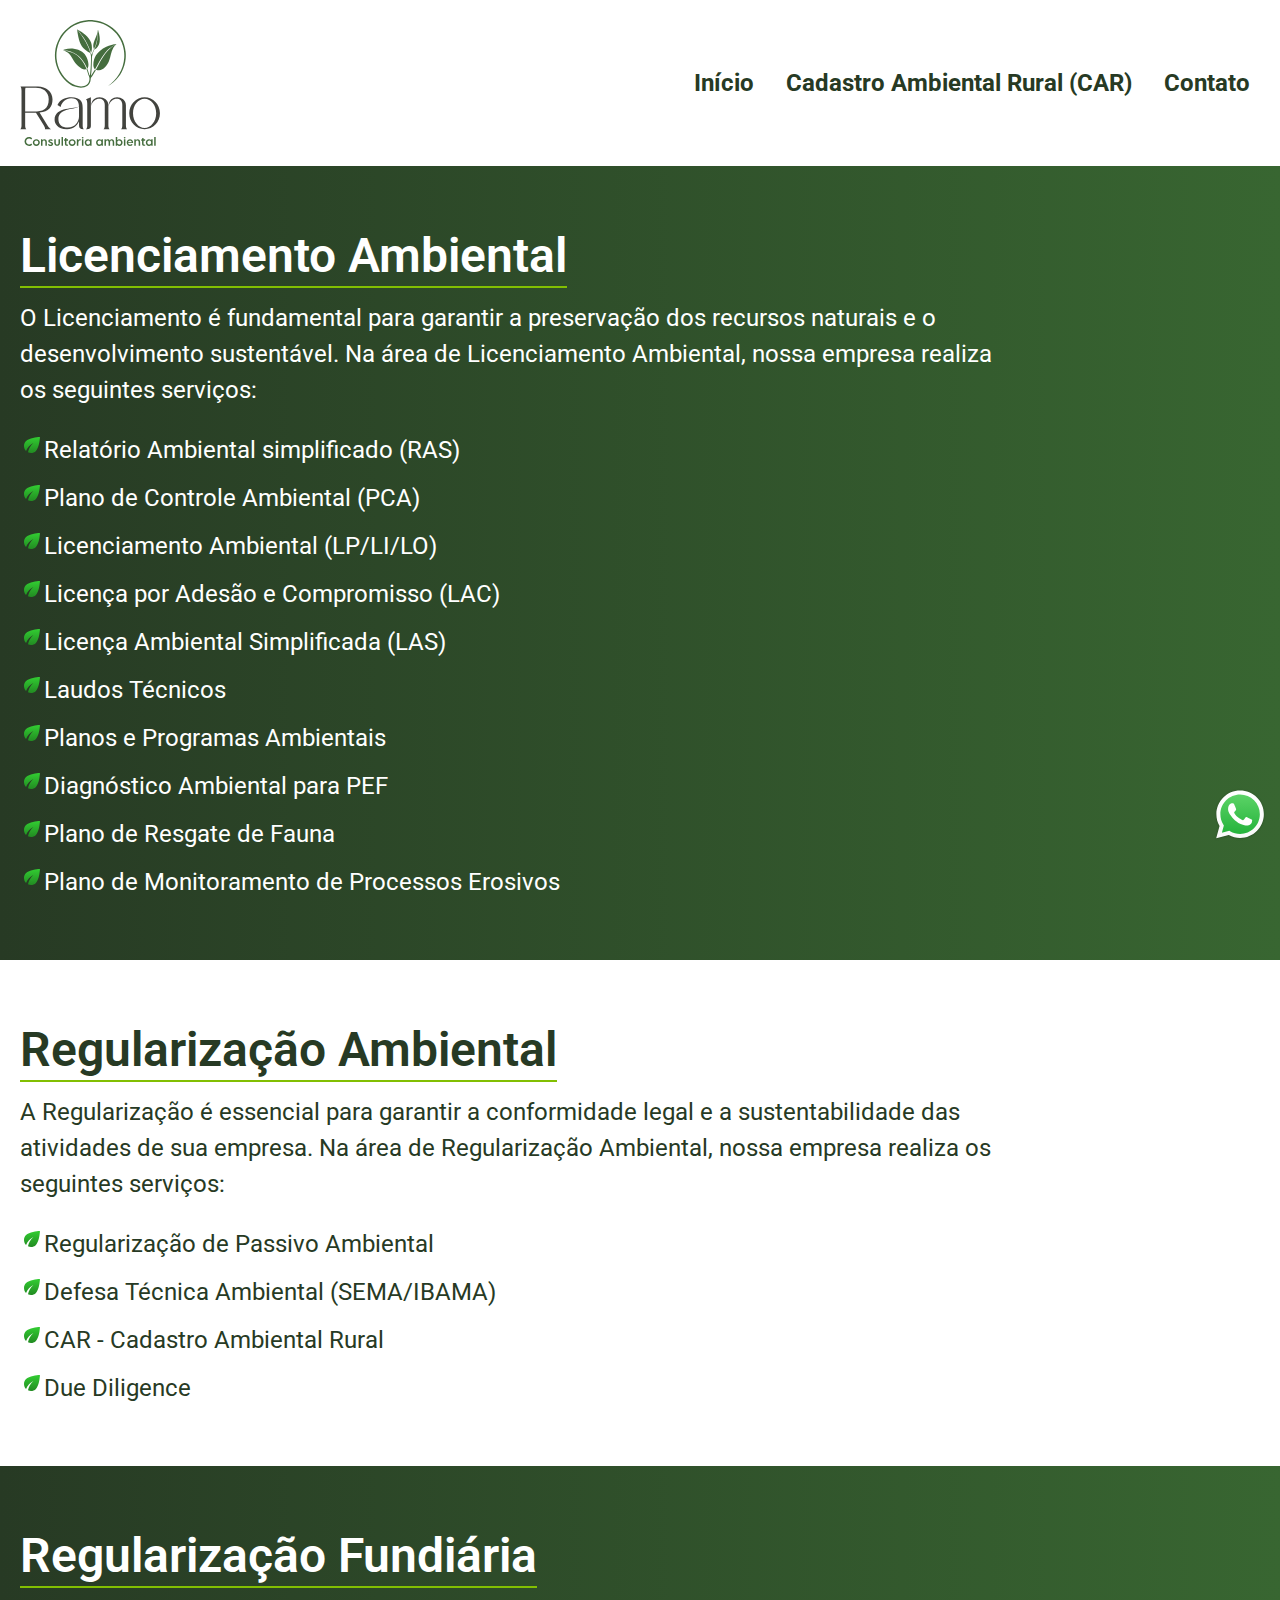
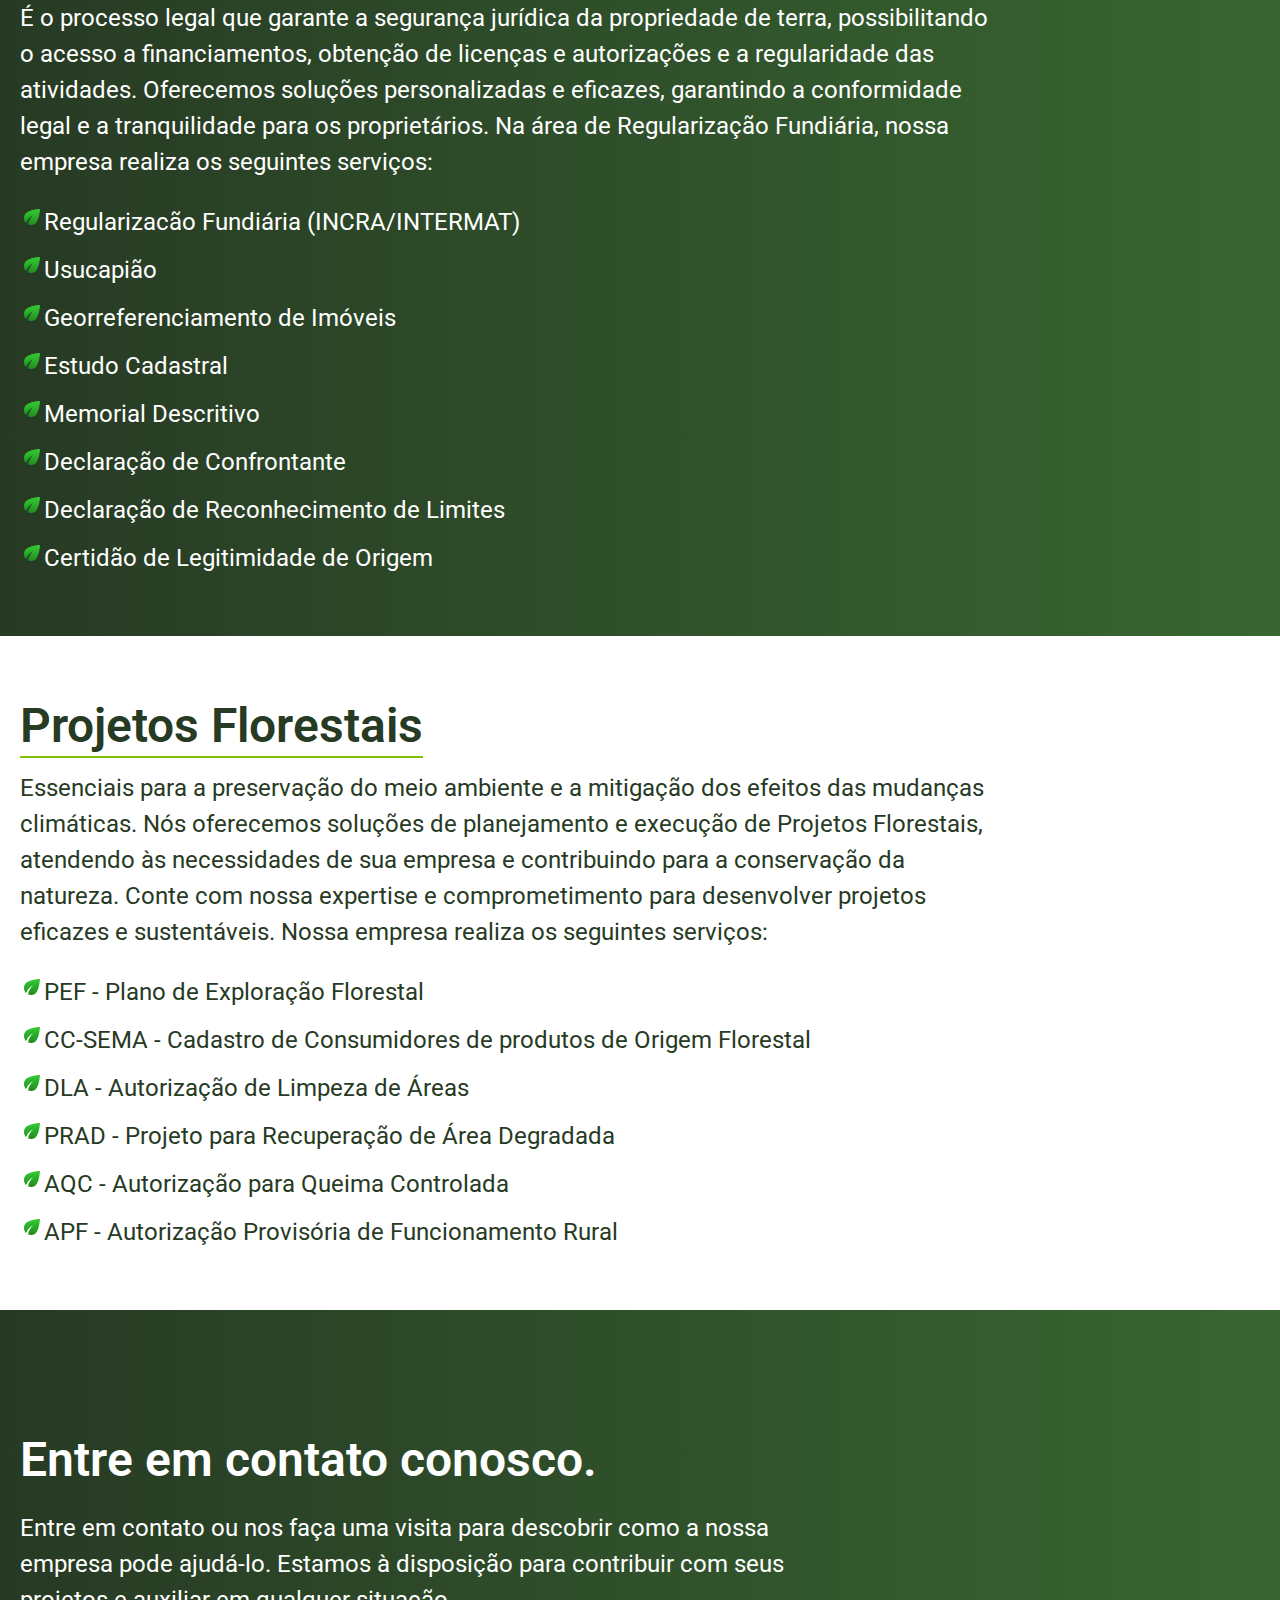
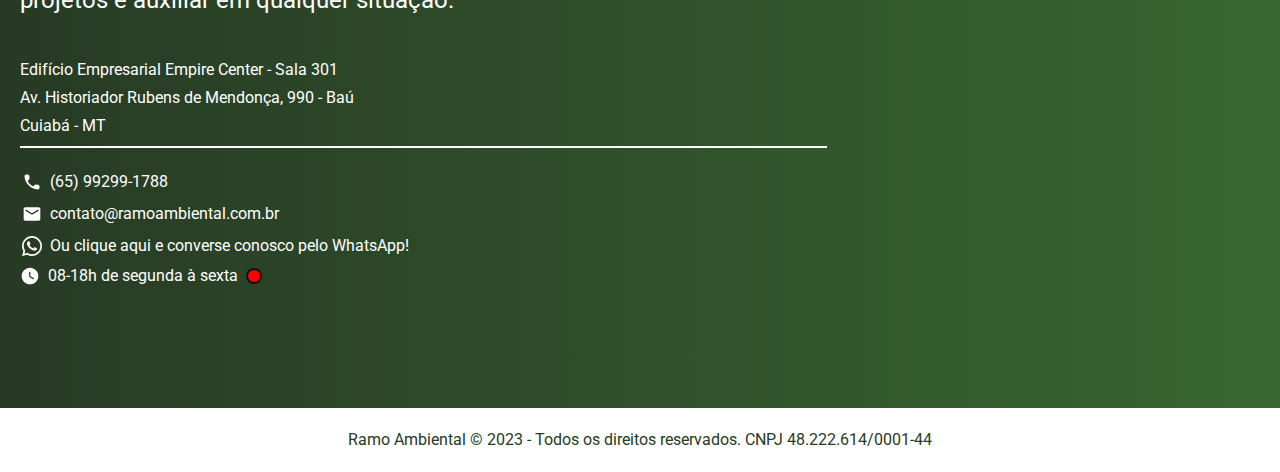
<file: consultoria-ambiental.html>
<!DOCTYPE html>
<html lang="pt-br">

<head>
  <meta charset="UTF-8">
  <meta http-equiv="X-UA-Compatible" content="IE=edge">
  <meta name="viewport" content="width=device-width, initial-scale=1.0">
  <meta name="theme-color" content="#273a24" />

  <meta name="keywords"
    content="Consultoria Ambiental, Projetos Florestais, Consultoria Florestal, Cadastro Ambiental Rural, Licenciamento Ambiental, Regularização Ambiental, Regularização fundiária, SIMCAR, Consultoria Florestal">
  <meta name="robots" content="index, follow">
  <meta name="facebook-domain-verification" content="jwfoa0yzywrm2bh7evi4dsmijvhyt5" />
  <link rel="shortcut icon" href="./img/favicon.svg" type="image/x-icon">

  <link rel="preconnect" href="https://fonts.googleapis.com">
  <link rel="preconnect" href="https://fonts.gstatic.com" crossorigin>
  <link href="https://fonts.googleapis.com/css2?family=Roboto:wght@400;700&display=swap" rel="stylesheet">
  <link rel="stylesheet" href="./css/style.min.css">
  <script>
    window.onload = function () {
      if (window.location.hash) {
        var hash = window.location.hash.substring(1);
        var element = document.getElementById(hash);
        if (element) {
          element.scrollIntoView();
          history.replaceState(null, null, window.location.pathname);
        }
      }
    }
  </script>

  <!-- Google tag (gtag.js) -->
  <script async src="https://www.googletagmanager.com/gtag/js?id=AW-11160487115"></script>
  <script>
    window.dataLayer = window.dataLayer || [];
    function gtag() { dataLayer.push(arguments); }
    gtag('js', new Date());

    gtag('config', 'AW-11160487115');
  </script>

  <!-- Google tag (gtag.js) -->
  <script async src="https://www.googletagmanager.com/gtag/js?id=G-P69NYRQN14"></script>
  <script>
    window.dataLayer = window.dataLayer || [];
    function gtag() { dataLayer.push(arguments); }
    gtag('js', new Date());

    gtag('config', 'G-P69NYRQN14');
  </script>

  <script type='application/ld+json'>
  {
    "@context": "http://www.schema.org",
    "@type":  [
      "ProfessionalService",
      "ConsultoriaAmbiental",
      "CadastroAmbientalRural",
      "LicenciamentoAmbiental",
      "RegularizaçãoAmbiental",
      "RegularizaçãoFundiária",
      "ProjetosFlorestais"
    ],
    "name": "Ramo Ambiental",
    "url": "https://www.ramoambiental.com.br/consultoria-ambiental",
    "logo": "https://www.ramoambiental.com.br/img/logoRamo.svg",
    "image": "https://www.ramoambiental.com.br/img/ramoOG.jpg",
    "description": "Ramo Ambiental oferece serviços de consultoria ambiental abrangendo desde cadastro ambiental rural, licenciamento e regularização ambiental, regularização fundiária e projetos florestais.",
    "address": {
       "@type": "PostalAddress",
       "streetAddress": "Edifício Empresarial Empire Center - Sala 301. Av. Historiador Rubens de Mendonça, 990 - Baú",
       "addressLocality": "Cuiabá",
       "addressRegion": "Mato Grosso",
       "postalCode": "78008-900",
       "addressCountry": "Brazil"
    },
    "hasMap": "https://www.google.com/maps/embed?pb=!1m14!1m8!1m3!1d15372.101826198617!2d-56.0862081!3d-15.5902887!3m2!1i1024!2i768!4f13.1!3m3!1m2!1s0x939db1bb5ff985c9%3A0x2a02fdb149319ea4!2sEdif%C3%ADcio%20Empresarial%20Empire%20Center!5e0!3m2!1spt-BR!2sbr!4v1681854199785!5m2!1spt-BR!2sbr",
     "openingHours": "Mo 08:00-18:00 Tu 08:00-18:00 We 08:00-18:00 Th 08:00-18:00 Fr 08:00-18:00",
    "telephone": "(65) 99299 1788"
  }
  </script>

  <title>Consultoria Ambiental e Projetos</title>
  <meta name="description"
    content="Conheça nossos serviços de licenciamento ambiental, regularização ambiental, regularização fundiária e projetos florestais. Atuamos com responsabilidade e comprometimento para garantir a adequação ambiental da sua empresa.">

</head>


<body>
  <header class="container">
    <div class="header">
      <a href="/">
        <img src="./img/logoRamo.svg" alt="" class="logo" width="80px">
      </a>

      <nav class="navegacao" id="nav" data-menu="suave">
        <button id="btn-mobile" aria-controls="menu" aria-expanded="false" aria-haspopup="true" aria-label="Abrir Menu">
          <span id="hamburger"></span>
        </button>
        <ul class="links-menu font-1-l cor-p3" id="menu" role="menu">
          <li role="menuitem"><a href="/">Início</a></li>
          <li role="menuitem"><a href="./cadastro-ambiental-rural">Cadastro Ambiental Rural (CAR)</a></li>
          <li role="menuitem"><a href="#contato">Contato</a></li>
        </ul>
      </nav>
    </div>
  </header>


  <main class="servicos-prestados">

    <section class="bg-licenciamento-ambiental" id="licenciamentoAmbiental">
      <div class="container projetos-bg paginas-servicos">
        <h1 class="font-1-xl cor-0">Licenciamento Ambiental</h1>
        <p class="font-1-l cor-0 texto-projetos">O Licenciamento é fundamental para garantir a preservação dos
          recursos
          naturais e o desenvolvimento sustentável. Na área de Licenciamento Ambiental, nossa empresa realiza os
          seguintes
          serviços:</p>

        <ul class="servicos-lista font-1-l cor-0">
          <li>Relatório Ambiental simplificado (RAS)</li>
          <li>Plano de Controle Ambiental (PCA)</li>
          <li>Licenciamento Ambiental (LP/LI/LO)</li>
          <li>Licença por Adesão e Compromisso (LAC)</li>
          <li>Licença Ambiental Simplificada (LAS)</li>
          <li>Laudos Técnicos</li>
          <li>Planos e Programas Ambientais</li>
          <li>Diagnóstico Ambiental para PEF</li>
          <li>Plano de Resgate de Fauna</li>
          <li>Plano de Monitoramento de Processos Erosivos</li>
        </ul>

      </div>
    </section>

    <section class="bg-regularizacao-ambiental" id="regularizacaoAmbiental">
      <div class="container projetos-bg paginas-servicos">
        <h1 class="font-1-xl cor-p3">Regularização Ambiental</h1>
        <p class="font-1-l cor-p3 texto-projetos">A Regularização é essencial para garantir a conformidade legal
          e a sustentabilidade das atividades de sua empresa. Na área de Regularização Ambiental, nossa empresa realiza
          os
          seguintes serviços:
        </p>

        <ul class="servicos-lista font-1-l cor-p3">
          <li>Regularização de Passivo Ambiental</li>
          <li>Defesa Técnica Ambiental (SEMA/IBAMA)</li>
          <li>CAR - Cadastro Ambiental Rural</li>
          <li>Due Diligence</li>
        </ul>

      </div>
    </section>

    <section class="bg-regularizacao-fundiaria" id="regularizacaoFundiaria">
      <div class="container projetos-bg paginas-servicos">
        <h1 class="font-1-xl cor-0">Regularização Fundiária</h1>
        <p class="font-1-l cor-0 texto-projetos">É o processo legal que garante a segurança
          jurídica da propriedade de terra, possibilitando o acesso a financiamentos, obtenção de licenças e
          autorizações
          e a regularidade das atividades. Oferecemos soluções personalizadas e eficazes,
          garantindo a conformidade legal e a tranquilidade para os proprietários.
          Na área de Regularização Fundiária, nossa empresa realiza os
          seguintes serviços:
        </p>

        <ul class="servicos-lista font-1-l cor-0">
          <li>Regularizacão Fundiária (INCRA/INTERMAT)</li>
          <li>Usucapião</li>
          <li>Georreferenciamento de Imóveis</li>
          <li>Estudo Cadastral</li>
          <li>Memorial Descritivo</li>
          <li>Declaração de Confrontante</li>
          <li>Declaração de Reconhecimento de Limites</li>
          <li>Certidão de Legitimidade de Origem</li>
        </ul>

      </div>
    </section>
    <section class="bg-projetos-florestais" id="projetosFlorestais">
      <div class="container projetos-bg paginas-servicos">
        <h1 class="font-1-xl cor-p3">Projetos Florestais</h1>
        <p class="font-1-l cor-p3 texto-projetos">Essenciais para a preservação do meio ambiente e a mitigação dos
          efeitos
          das mudanças climáticas. Nós oferecemos soluções de planejamento e execução de Projetos Florestais, atendendo
          às
          necessidades de sua empresa e contribuindo para a conservação da natureza. Conte com nossa expertise e
          comprometimento para desenvolver projetos eficazes e sustentáveis.
          Nossa empresa realiza os seguintes serviços:
        </p>

        <ul class="servicos-lista font-1-l cor-p3">
          <li>PEF - Plano de Exploração Florestal</li>
          <li>CC-SEMA - Cadastro de Consumidores de produtos de Origem Florestal</li>
          <li>DLA - Autorização de Limpeza de Áreas</li>
          <li>PRAD - Projeto para Recuperação de Área Degradada</li>
          <li>AQC - Autorização para Queima Controlada</li>
          <li>APF - Autorização Provisória de Funcionamento Rural</li>
        </ul>

      </div>
    </section>
  </main>


  <section class="bg-contato" id="contato">
    <div class="contato container">
      <div class="contato-texto">
        <h2 class="cor-0 font-1-xl">Entre em contato conosco.</h2>
        <p class="cor-0 font-1-l text-contato">Entre em contato ou nos faça uma visita para descobrir como a nossa
          empresa pode
          ajudá-lo. Estamos à
          disposição
          para contribuir com seus projetos e auxiliar em qualquer situação.
        </p>

        <address>
          <ul class="lista-endereco cor-0 font-1-s">
            <li>Edifício Empresarial Empire Center - Sala 301 </li>
            <li>Av. Historiador Rubens de Mendonça, 990 - Baú</li>
            <li>Cuiabá - MT</li>
          </ul>


          <ul class="lista-contato cor-0 font-1-s">
            <li>
              <a class="telefone" href="tel:+556599299-1788">(65) 99299-1788</a>
            </li>
            <li>
              <a class="email" href="mailto:contato@ramoambiental.com.br">contato@ramoambiental.com.br</a>
            </li>
            <li>
              <a class="whats" href="https://api.whatsapp.com/send/?phone=556592991788">Ou clique aqui e converse
                conosco pelo
                WhatsApp!</a>
            </li>
            <li class="horario" data-semana="1,2,3,4,5" data-horario="8,18">
              <p>08-18h de segunda à sexta</p>
            </li>
          </ul>
        </address>
      </div>
      <div class="mapa">
        <iframe
          src="https://www.google.com/maps/embed?pb=!1m14!1m8!1m3!1d15372.101826198617!2d-56.0862081!3d-15.5902887!3m2!1i1024!2i768!4f13.1!3m3!1m2!1s0x939db1bb5ff985c9%3A0x2a02fdb149319ea4!2sEdif%C3%ADcio%20Empresarial%20Empire%20Center!5e0!3m2!1spt-BR!2sbr!4v1681854199785!5m2!1spt-BR!2sbr"
          width="600" height="450" style="border:0;" allowfullscreen="" loading="lazy"
          referrerpolicy="no-referrer-when-downgrade" title="Localização Ramo Ambiental"></iframe>
      </div>
    </div>

  </section>

  <footer class="footer">
    <p class="cor-p3 font-1-s">Ramo Ambiental © 2023 - Todos os direitos reservados. CNPJ 48.222.614/0001-44
    </p>
  </footer>






  <a class=" whats-icon" href="https://api.whatsapp.com/send/?phone=556592991788"><img src="img/WhatsApp-Logo.wine.svg"
      data-selector="img" alt="Icone clicável para contato no whatsapp. Telefone: +55 065 996625135" width="120"
      height="80"></a>
  <script type="module" src="./js/script.js"></script>
  <!-- Meta Pixel Code -->
  <script>
    !function (f, b, e, v, n, t, s) {
      if (f.fbq) return; n = f.fbq = function () {
        n.callMethod ?
          n.callMethod.apply(n, arguments) : n.queue.push(arguments)
      };
      if (!f._fbq) f._fbq = n; n.push = n; n.loaded = !0; n.version = '2.0';
      n.queue = []; t = b.createElement(e); t.defer = !0;
      t.src = v; s = b.getElementsByTagName(e)[0];
      s.parentNode.insertBefore(t, s)
    }(window, document, 'script',
      'https://connect.facebook.net/en_US/fbevents.js');
    fbq('init', '1435435970582871');
    fbq('track', 'PageView');
  </script>
  <noscript><img height="1" width="1" style="display:none"
      src="https://www.facebook.com/tr?id=1435435970582871&ev=PageView&noscript=1" /></noscript>
  <!-- End Meta Pixel Code -->

</body>

</html>
</file>
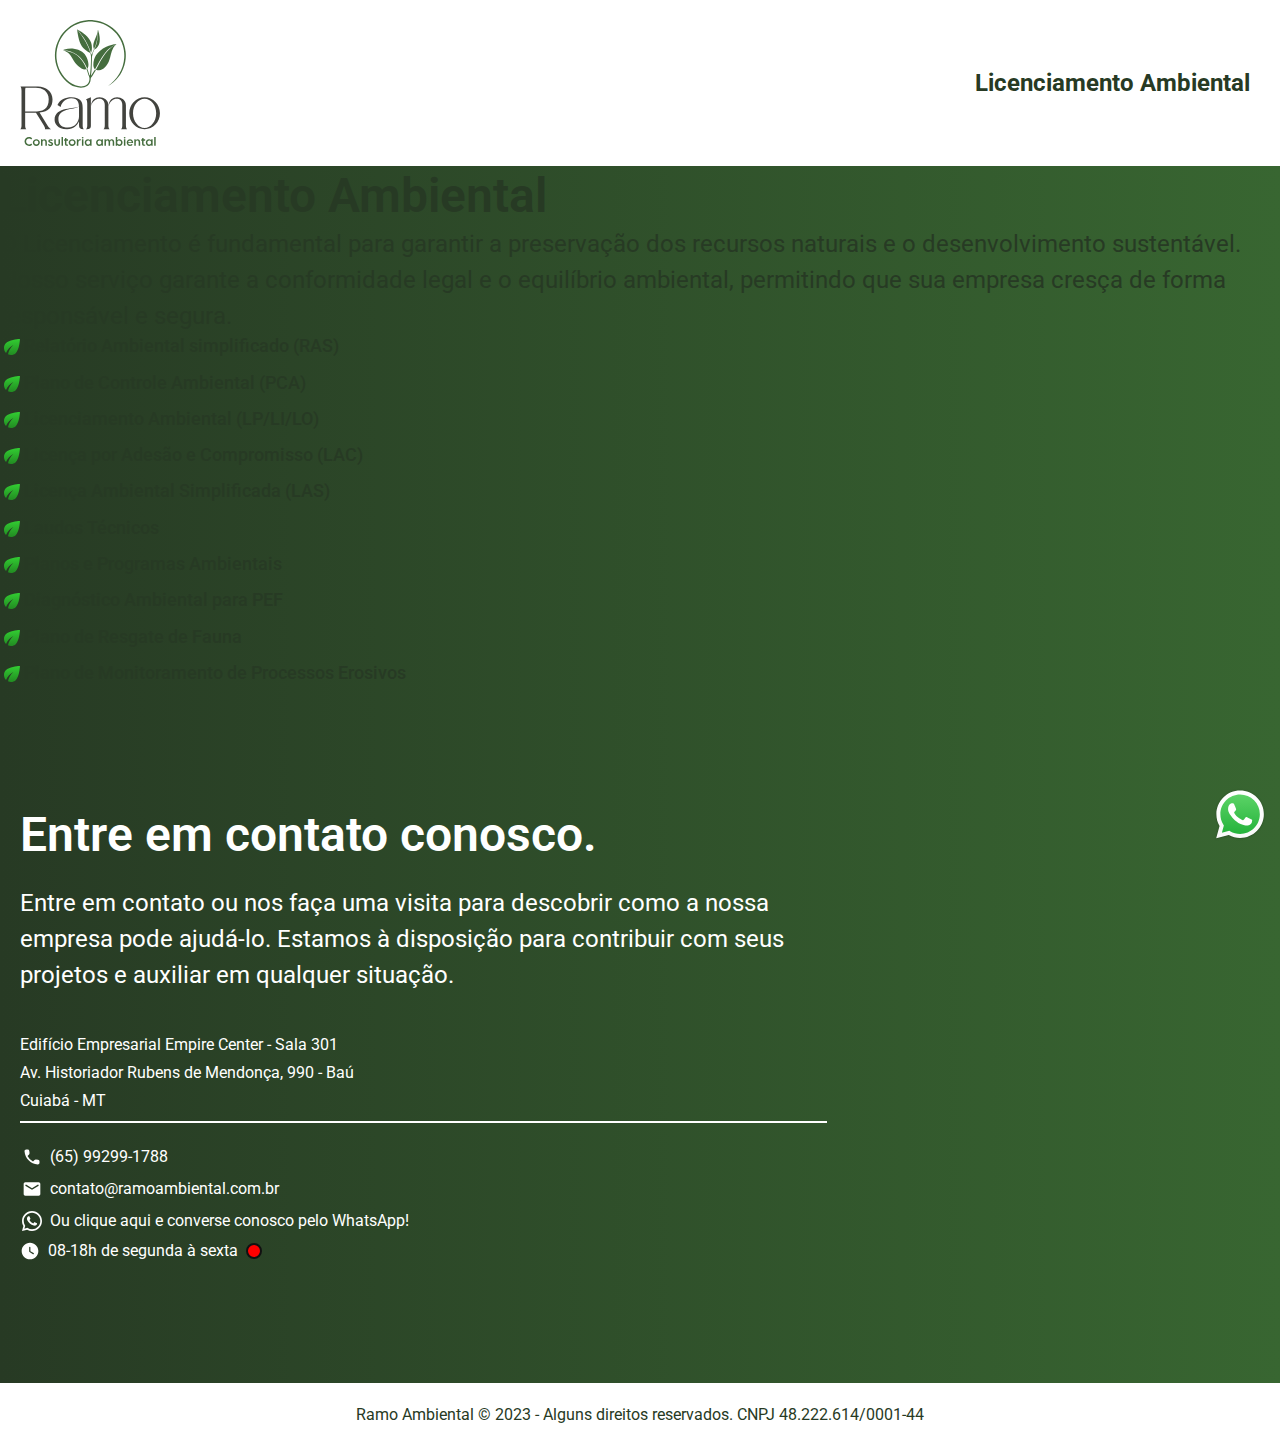
<file: licenciamentoAmbiental.html>
<!DOCTYPE html>
<html lang="pt-br">

<head>
  <meta charset="UTF-8">
  <meta http-equiv="X-UA-Compatible" content="IE=edge">
  <meta name="viewport" content="width=device-width, initial-scale=1.0">
  <link rel="shortcut icon" href="./img/favicon.svg" type="image/x-icon">
  <title>Ramo - Consultoria e Projetos Ambientais</title>
  <link rel="preconnect" href="https://fonts.googleapis.com">
  <link rel="preconnect" href="https://fonts.gstatic.com" crossorigin>
  <link href="https://fonts.googleapis.com/css2?family=Roboto:wght@400;700&display=swap" rel="stylesheet">
  <link rel="stylesheet" href="./css/style.css">
</head>

<body>
  <header class="container">
    <div class="header">
      <a href="index.html">
        <img src="./img/logoRamo.svg" alt="" class="logo" width="80px">
      </a>

      <nav class="navegacao" id="nav" data-menu="suave">
        <button id="btn-mobile" aria-controls="menu" aria-expanded="false" aria-haspopup="true" aria-label="Abrir Menu">
          <span id="hamburger"></span>
        </button>
        <ul class="links-menu font-1-l cor-p3" id="menu" role="menu">
          <li><a href="./licenciamentoAmbiental.html">Licenciamento Ambiental</a></li>
        </ul>
      </nav>
    </div>
  </header>

  <section class="bg-licenciamento-ambiental">
    <div class="container licenciamento-ambiental paginas-servicos">
      <h1 class="font-1-xl cor-p3">Licenciamento Ambiental</h1>
      <p class="font-1-l cor-p3 texto-licenciamento">O Licenciamento é fundamental para garantir a preservação dos
        recursos
        naturais e o desenvolvimento sustentável. Nosso serviço garante a conformidade legal
        e o equilíbrio ambiental, permitindo que sua empresa cresça de forma responsável e segura.</p>

      <ul class="servicos-lista font-2-m cor-p3">
        <li>Relatório Ambiental simplificado (RAS)</li>
        <li>Plano de Controle Ambiental (PCA)</li>
        <li>Licenciamento Ambiental (LP/LI/LO)</li>
        <li>Licença por Adesão e Compromisso (LAC)</li>
        <li>Licença Ambiental Simplificada (LAS)</li>
        <li>Laudos Técnicos</li>
        <li>Planos e Programas Ambientais</li>
        <li>Diagnóstico Ambiental para PEF</li>
        <li>Plano de Resgate de Fauna</li>
        <li>Plano de Monitoramento de Processos Erosivos</li>
      </ul>

    </div>
  </section>



  <section class="bg-contato" id="contato">
    <div class="contato container">
      <div class="contato-texto">
        <h2 class="cor-0 font-1-xl">Entre em contato conosco.</h2>
        <p class="cor-0 font-1-l text-contato">Entre em contato ou nos faça uma visita para descobrir como a nossa
          empresa pode
          ajudá-lo. Estamos à
          disposição
          para contribuir com seus projetos e auxiliar em qualquer situação.
        </p>

        <ul class="lista-endereco cor-0 font-1-s">
          <li>Edifício Empresarial Empire Center - Sala 301 </li>
          <li>Av. Historiador Rubens de Mendonça, 990 - Baú</li>
          <li>Cuiabá - MT</li>
        </ul>

        <ul class="lista-contato cor-0 font-1-s">
          <li class="telefone">
            <a href="tel:+556599299-1788">(65) 99299-1788</a>
          </li>
          <li class="email">
            <a href="mailto:contato@ramoambiental.com.br">contato@ramoambiental.com.br</a>
          </li>
          <li class="whats">
            <a href="https://api.whatsapp.com/send?l=pt&phone=5506592991788">Ou clique aqui e converse conosco pelo
              WhatsApp!</a>
          </li>
          <li class="horario" data-semana="1,2,3,4,5" data-horario="8,18">
            <p>08-18h de segunda à sexta</p>
          </li>
        </ul>

      </div>

      <div class="mapa">
        <iframe
          src="https://www.google.com/maps/embed?pb=!1m14!1m8!1m3!1d15372.101826198617!2d-56.0862081!3d-15.5902887!3m2!1i1024!2i768!4f13.1!3m3!1m2!1s0x939db1bb5ff985c9%3A0x2a02fdb149319ea4!2sEdif%C3%ADcio%20Empresarial%20Empire%20Center!5e0!3m2!1spt-BR!2sbr!4v1681854199785!5m2!1spt-BR!2sbr"
          width="600" height="450" style="border:0;" allowfullscreen="" loading="lazy"
          referrerpolicy="no-referrer-when-downgrade"></iframe>
      </div>
    </div>

  </section>

  <footer class="footer">
    <p class="cor-p3 font-1-s">Ramo Ambiental © 2023 - Alguns direitos reservados. CNPJ 48.222.614/0001-44
    </p>
  </footer>






  <a class=" whats-icon" href="https://api.whatsapp.com/send?l=pt&amp;phone=5506592991788"><img
      src="img/WhatsApp-Logo.wine.svg" data-selector="img"
      alt="Icone clicável para contato no whatsapp. Telefone: +55 065 996625135" width="120" height="80"></a>
  <script type="module" src="./js/script.js"></script>
</body>

</html>


<!-- <a href="https://www.freepik.com/free-photo/environmental-conservation-garden-children_5219379.htm#query=Conserva%C3%A7%C3%A3o%20ambiental&position=0&from_view=search&track=ais">Image by jcomp</a> on Freepik -->

<!-- <a href="https://www.freepik.com/free-photo/environmental-conservation-garden-children_5219386.htm#query=Conserva%C3%A7%C3%A3o%20ambiental&position=14&from_view=search&track=ais">Image by jcomp</a> on Freepik -->
</file>
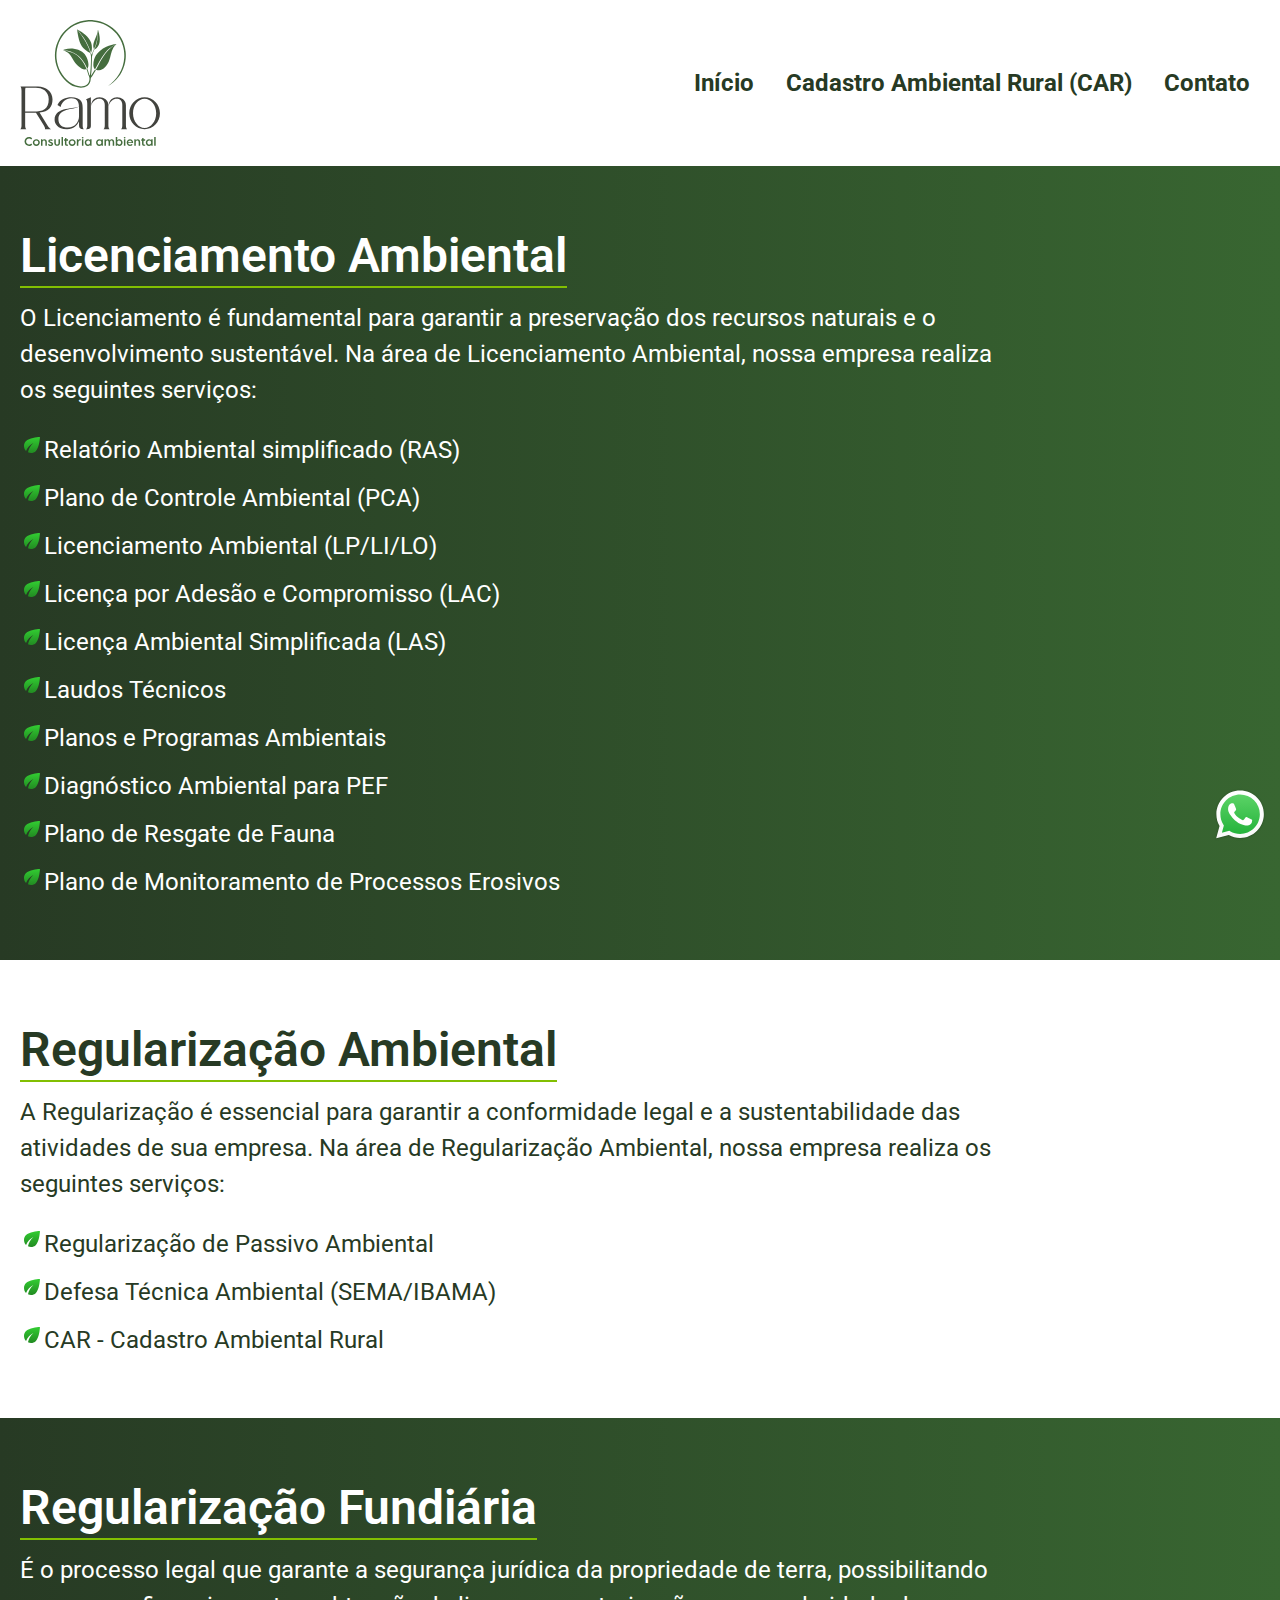
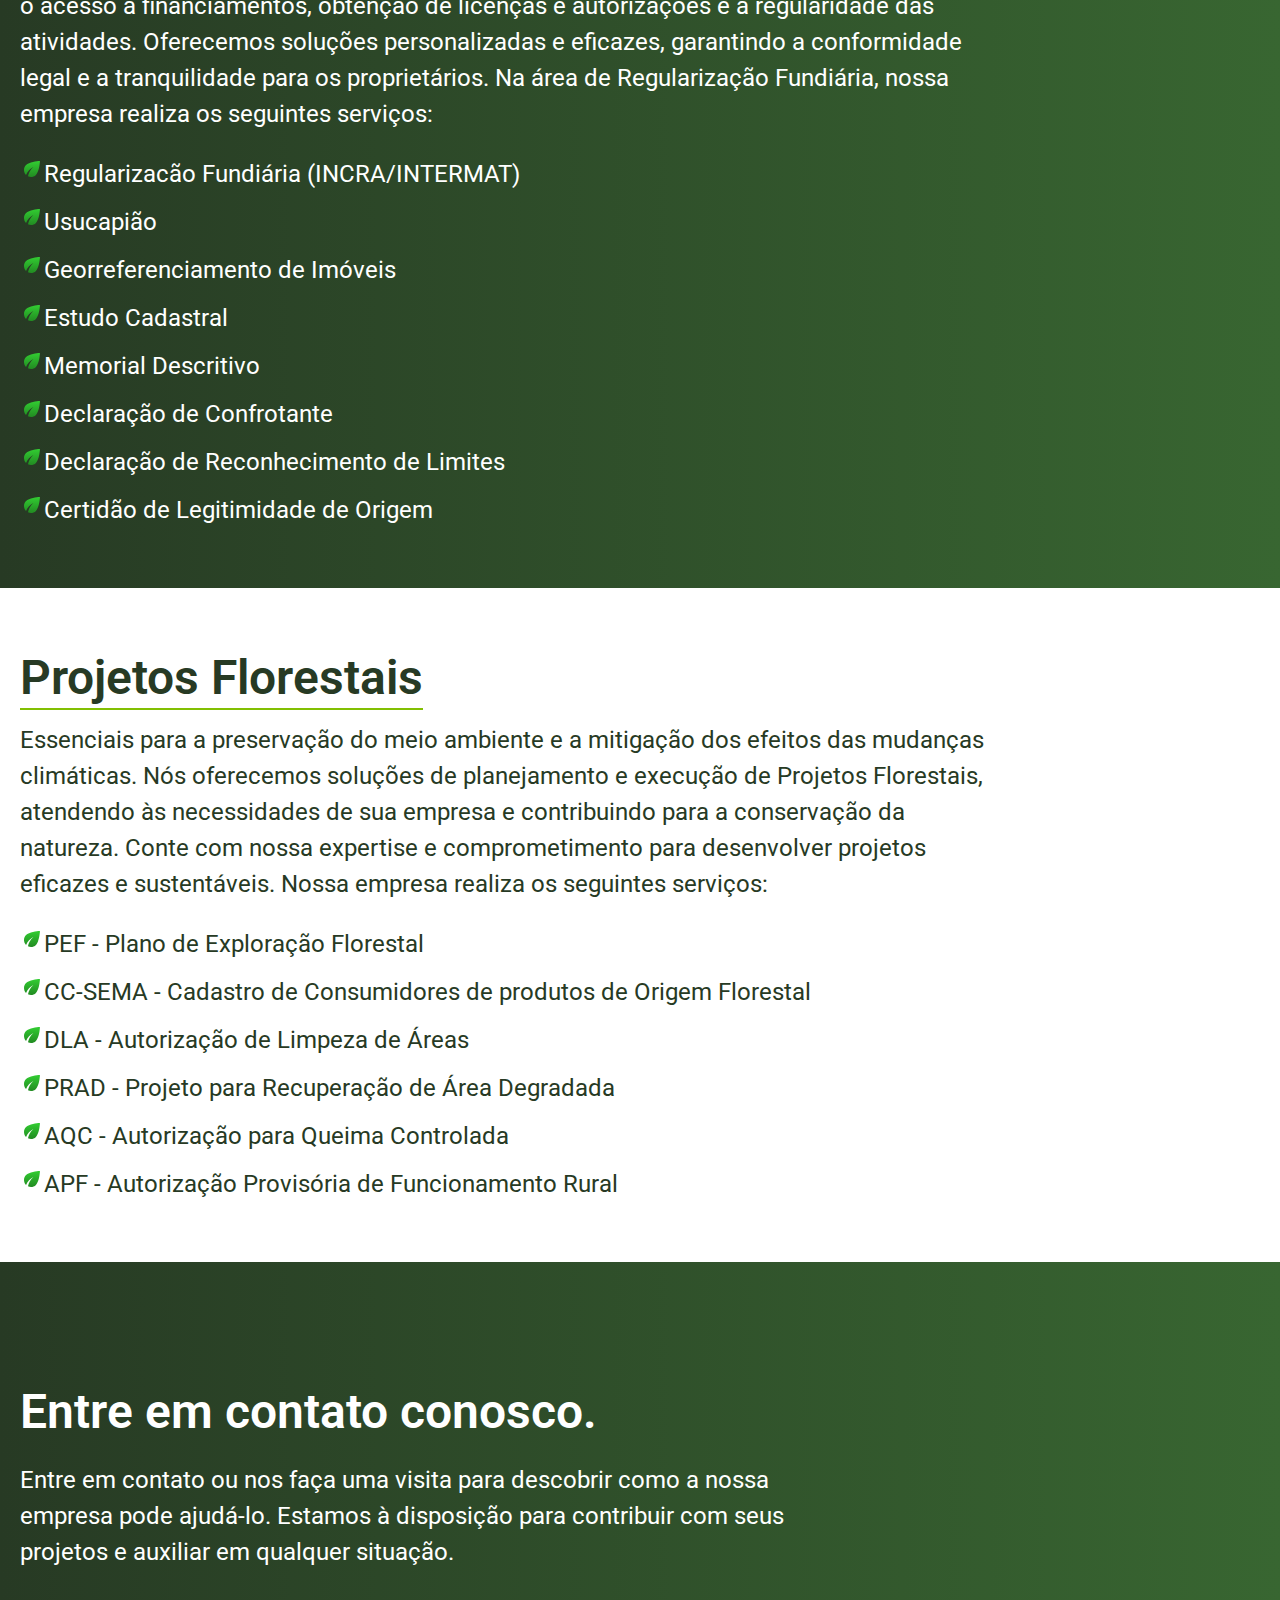
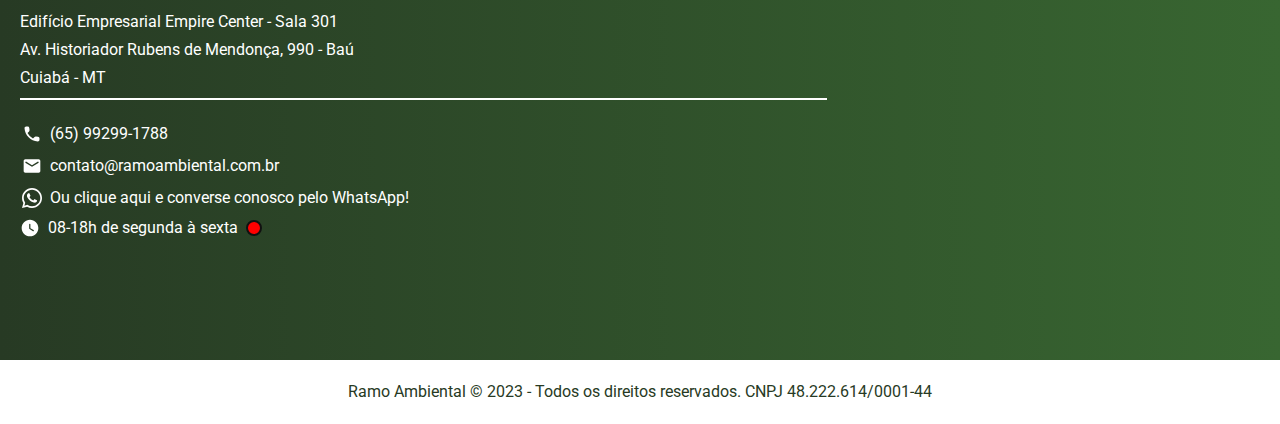
<file: projetos.html>
<!DOCTYPE html>
<html lang="pt-br">

<head>
  <meta charset="UTF-8">
  <meta http-equiv="X-UA-Compatible" content="IE=edge">
  <meta name="viewport" content="width=device-width, initial-scale=1.0">
  <meta name="theme-color" content="#273a24" />

  <meta name="keywords"
    content=" Consultoria Ambiental, Projetos Florestais, Consultoria Florestal, Cadastro Ambiental Rural, Licenciamento Ambiental, Regularização Ambiental, Regularização fundiária, SIMCAR, Consultoria Florestal">
  <meta name="robots" content="index, follow">
  <meta name="facebook-domain-verification" content="jwfoa0yzywrm2bh7evi4dsmijvhyt5" />
  <link rel="shortcut icon" href="./img/favicon.svg" type="image/x-icon">

  <link rel="preconnect" href="https://fonts.googleapis.com">
  <link rel="preconnect" href="https://fonts.gstatic.com" crossorigin>
  <link href="https://fonts.googleapis.com/css2?family=Roboto:wght@400;700&display=swap" rel="stylesheet">
  <link rel="stylesheet" href="./css/style.min.css">
  <script>
    window.onload = function () {
      if (window.location.hash) {
        var hash = window.location.hash.substring(1);
        var element = document.getElementById(hash);
        if (element) {
          element.scrollIntoView();
          history.replaceState(null, null, window.location.pathname);
        }
      }
    }
  </script>

  <!-- Google tag (gtag.js) -->
  <script async src="https://www.googletagmanager.com/gtag/js?id=AW-11160487115"></script>
  <script>
    window.dataLayer = window.dataLayer || [];
    function gtag() { dataLayer.push(arguments); }
    gtag('js', new Date());

    gtag('config', 'AW-11160487115');
  </script>

  <!-- Google tag (gtag.js) -->
  <script async src="https://www.googletagmanager.com/gtag/js?id=G-P69NYRQN14"></script>
  <script>
    window.dataLayer = window.dataLayer || [];
    function gtag() { dataLayer.push(arguments); }
    gtag('js', new Date());

    gtag('config', 'G-P69NYRQN14');
  </script>

  <script type='application/ld+json'>
  {
    "@context": "http://www.schema.org",
    "@type":  [
      "ProfessionalService",
      "ConsultoriaAmbiental",
      "CadastroAmbientalRural",
      "LicenciamentoAmbiental",
      "RegularizaçãoAmbiental",
      "RegularizaçãoFundiária",
      "ProjetosFlorestais"
    ],
    "name": "Ramo Ambiental",
    "url": "https://www.ramoambiental.com.br/projetos",
    "logo": "https://www.ramoambiental.com.br/img/logoRamo.svg",
    "image": "https://www.ramoambiental.com.br/img/ramoOG.jpg",
    "description": "Ramo Ambiental oferece serviços de consultoria ambiental abrangendo desde cadastro ambiental rural, licenciamento e regularização ambiental, regularização fundiária e projetos florestais.",
    "address": {
       "@type": "PostalAddress",
       "streetAddress": "Edifício Empresarial Empire Center - Sala 301. Av. Historiador Rubens de Mendonça, 990 - Baú",
       "addressLocality": "Cuiabá",
       "addressRegion": "Mato Grosso",
       "postalCode": "78008-900",
       "addressCountry": "Brazil"
    },
    "hasMap": "https://www.google.com/maps/embed?pb=!1m14!1m8!1m3!1d15372.101826198617!2d-56.0862081!3d-15.5902887!3m2!1i1024!2i768!4f13.1!3m3!1m2!1s0x939db1bb5ff985c9%3A0x2a02fdb149319ea4!2sEdif%C3%ADcio%20Empresarial%20Empire%20Center!5e0!3m2!1spt-BR!2sbr!4v1681854199785!5m2!1spt-BR!2sbr",
     "openingHours": "Mo 08:00-18:00 Tu 08:00-18:00 We 08:00-18:00 Th 08:00-18:00 Fr 08:00-18:00",
    "telephone": "+5565 99299 1788"
  }
  </script>

  <title>Consultoria e Projetos Ambientais</title>
  <meta name="description"
    content="Conheça nossos serviços de licenciamento ambiental, regularização ambiental, regularização fundiária e projetos florestais. Atuamos com responsabilidade e comprometimento para garantir a adequação ambiental da sua empresa. Agende uma consulta agora mesmo.">

</head>


<body>
  <header class="container">
    <div class="header">
      <a href="/">
        <img src="./img/logoRamo.svg" alt="" class="logo" width="80px">
      </a>

      <nav class="navegacao" id="nav" data-menu="suave">
        <button id="btn-mobile" aria-controls="menu" aria-expanded="false" aria-haspopup="true" aria-label="Abrir Menu">
          <span id="hamburger"></span>
        </button>
        <ul class="links-menu font-1-l cor-p3" id="menu" role="menu">
          <li role="menuitem"><a href="/">Início</a></li>
          <li role="menuitem"><a href="cadastroambientalrural">Cadastro Ambiental Rural (CAR)</a></li>
          <li role="menuitem"><a href="#contato">Contato</a></li>
        </ul>
      </nav>
    </div>
  </header>


  <main class="servicos-prestados">

    <section class="bg-licenciamento-ambiental" id="licenciamentoAmbiental">
      <div class="container projetos-bg paginas-servicos">
        <h1 class="font-1-xl cor-0">Licenciamento Ambiental</h1>
        <p class="font-1-l cor-0 texto-projetos">O Licenciamento é fundamental para garantir a preservação dos
          recursos
          naturais e o desenvolvimento sustentável. Na área de Licenciamento Ambiental, nossa empresa realiza os
          seguintes
          serviços:</p>

        <ul class="servicos-lista font-1-l cor-0">
          <li>Relatório Ambiental simplificado (RAS)</li>
          <li>Plano de Controle Ambiental (PCA)</li>
          <li>Licenciamento Ambiental (LP/LI/LO)</li>
          <li>Licença por Adesão e Compromisso (LAC)</li>
          <li>Licença Ambiental Simplificada (LAS)</li>
          <li>Laudos Técnicos</li>
          <li>Planos e Programas Ambientais</li>
          <li>Diagnóstico Ambiental para PEF</li>
          <li>Plano de Resgate de Fauna</li>
          <li>Plano de Monitoramento de Processos Erosivos</li>
        </ul>

      </div>
    </section>

    <section class="bg-regularizacao-ambiental" id="regularizacaoAmbiental">
      <div class="container projetos-bg paginas-servicos">
        <h1 class="font-1-xl cor-p3">Regularização Ambiental</h1>
        <p class="font-1-l cor-p3 texto-projetos">A Regularização é essencial para garantir a conformidade legal
          e a sustentabilidade das atividades de sua empresa. Na área de Regularização Ambiental, nossa empresa realiza
          os
          seguintes serviços:
        </p>

        <ul class="servicos-lista font-1-l cor-p3">
          <li>Regularização de Passivo Ambiental</li>
          <li>Defesa Técnica Ambiental (SEMA/IBAMA)</li>
          <li>CAR - Cadastro Ambiental Rural</li>
        </ul>

      </div>
    </section>

    <section class="bg-regularizacao-fundiaria" id="regularizacaoFundiaria">
      <div class="container projetos-bg paginas-servicos">
        <h1 class="font-1-xl cor-0">Regularização Fundiária</h1>
        <p class="font-1-l cor-0 texto-projetos">É o processo legal que garante a segurança
          jurídica da propriedade de terra, possibilitando o acesso a financiamentos, obtenção de licenças e
          autorizações
          e a regularidade das atividades. Oferecemos soluções personalizadas e eficazes,
          garantindo a conformidade legal e a tranquilidade para os proprietários.
          Na área de Regularização Fundiária, nossa empresa realiza os
          seguintes serviços:
        </p>

        <ul class="servicos-lista font-1-l cor-0">
          <li>Regularizacão Fundiária (INCRA/INTERMAT)</li>
          <li>Usucapião</li>
          <li>Georreferenciamento de Imóveis</li>
          <li>Estudo Cadastral</li>
          <li>Memorial Descritivo</li>
          <li>Declaração de Confrotante</li>
          <li>Declaração de Reconhecimento de Limites</li>
          <li>Certidão de Legitimidade de Origem</li>
        </ul>

      </div>
    </section>
    <section class="bg-projetos-florestais" id="projetosFlorestais">
      <div class="container projetos-bg paginas-servicos">
        <h1 class="font-1-xl cor-p3">Projetos Florestais</h1>
        <p class="font-1-l cor-p3 texto-projetos">Essenciais para a preservação do meio ambiente e a mitigação dos
          efeitos
          das mudanças climáticas. Nós oferecemos soluções de planejamento e execução de Projetos Florestais, atendendo
          às
          necessidades de sua empresa e contribuindo para a conservação da natureza. Conte com nossa expertise e
          comprometimento para desenvolver projetos eficazes e sustentáveis.
          Nossa empresa realiza os seguintes serviços:
        </p>

        <ul class="servicos-lista font-1-l cor-p3">
          <li>PEF - Plano de Exploração Florestal</li>
          <li>CC-SEMA - Cadastro de Consumidores de produtos de Origem Florestal</li>
          <li>DLA - Autorização de Limpeza de Áreas</li>
          <li>PRAD - Projeto para Recuperação de Área Degradada</li>
          <li>AQC - Autorização para Queima Controlada</li>
          <li>APF - Autorização Provisória de Funcionamento Rural</li>
        </ul>

      </div>
    </section>
  </main>


  <section class="bg-contato" id="contato">
    <div class="contato container">
      <div class="contato-texto">
        <h2 class="cor-0 font-1-xl">Entre em contato conosco.</h2>
        <p class="cor-0 font-1-l text-contato">Entre em contato ou nos faça uma visita para descobrir como a nossa
          empresa pode
          ajudá-lo. Estamos à
          disposição
          para contribuir com seus projetos e auxiliar em qualquer situação.
        </p>
        <address>
          <ul class="lista-endereco cor-0 font-1-s">
            <li>Edifício Empresarial Empire Center - Sala 301 </li>
            <li>Av. Historiador Rubens de Mendonça, 990 - Baú</li>
            <li>Cuiabá - MT</li>
          </ul>

          <ul class="lista-contato cor-0 font-1-s">
            <li class="telefone">
              <a href="tel:+556599299-1788">(65) 99299-1788</a>
            </li>
            <li class="email">
              <a href="mailto:contato@ramoambiental.com.br">contato@ramoambiental.com.br</a>
            </li>
            <li class="whats">
              <a href="https://api.whatsapp.com/send/?phone=556592991788">Ou clique aqui e converse conosco pelo
                WhatsApp!</a>
            </li>
            <li class="horario" data-semana="1,2,3,4,5" data-horario="8,18">
              <p>08-18h de segunda à sexta</p>
            </li>
          </ul>
        </address>

      </div>
      <div class="mapa">
        <iframe
          src="https://www.google.com/maps/embed?pb=!1m14!1m8!1m3!1d15372.101826198617!2d-56.0862081!3d-15.5902887!3m2!1i1024!2i768!4f13.1!3m3!1m2!1s0x939db1bb5ff985c9%3A0x2a02fdb149319ea4!2sEdif%C3%ADcio%20Empresarial%20Empire%20Center!5e0!3m2!1spt-BR!2sbr!4v1681854199785!5m2!1spt-BR!2sbr"
          width="600" height="450" style="border:0;" allowfullscreen="" loading="lazy"
          referrerpolicy="no-referrer-when-downgrade" title="Localização Ramo Ambiental"></iframe>
      </div>
    </div>

  </section>

  <footer class="footer">
    <p class="cor-p3 font-1-s">Ramo Ambiental © 2023 - Todos os direitos reservados. CNPJ 48.222.614/0001-44
    </p>
  </footer>






  <a class=" whats-icon" href="https://api.whatsapp.com/send/?phone=556592991788"><img src="img/WhatsApp-Logo.wine.svg"
      data-selector="img" alt="Icone clicável para contato no whatsapp. Telefone: +55 065 996625135" width="120"
      height="80"></a>
  <script type="module" src="./js/script.js"></script>
  <!-- Meta Pixel Code -->
  <script>
    !function (f, b, e, v, n, t, s) {
      if (f.fbq) return; n = f.fbq = function () {
        n.callMethod ?
          n.callMethod.apply(n, arguments) : n.queue.push(arguments)
      };
      if (!f._fbq) f._fbq = n; n.push = n; n.loaded = !0; n.version = '2.0';
      n.queue = []; t = b.createElement(e); t.defer = !0;
      t.src = v; s = b.getElementsByTagName(e)[0];
      s.parentNode.insertBefore(t, s)
    }(window, document, 'script',
      'https://connect.facebook.net/en_US/fbevents.js');
    fbq('init', '1435435970582871');
    fbq('track', 'PageView');
  </script>
  <noscript><img height="1" width="1" style="display:none"
      src="https://www.facebook.com/tr?id=1435435970582871&ev=PageView&noscript=1" /></noscript>
  <!-- End Meta Pixel Code -->

</body>

</html>
</file>
<file: css/style.css>
/* Global */
@import './global/header.css';
@import './global/global.css';
@import './global/footer.css';
/* Utility */
@import './utility/cores.css';
@import './utility/tipografia.css';
@import './utility/componentes.css';

/* home */
@import './home/main.css';
@import './home/experiencia.css';
@import './home/car.css';
@import './home/servicos.css';
@import './home/sobre.css';
@import './home/contato.css';

/* Serviços */
@import './servicos/projetos.css';
@import './servicos/pagina-car.css';
</file>
<file: css/style.min.css>
.header{display:flex;justify-content:space-between;align-items:center;padding:20px;box-sizing:border-box;width:100%;background:var(--cor-0)}.logo{width:140px}.links-menu{display:flex;gap:12px;font-size:1.5rem;flex:1;flex-wrap:wrap;justify-content:center}.links-menu a{display:block;font-weight:700;padding:5px 10px;border-radius:4px}#btn-mobile{display:none}.dropdown-menu{position:relative}.dropdown-links::before{content:'';display:block;position:absolute;top:-10px;width:0;height:0;border-left:10px solid transparent;border-right:10px solid transparent;border-bottom:10px solid #d15618}.dropdown-links{display:none;background:#d15618;color:var(--cor-0);position:absolute;padding:10px;z-index:1;left:10px}[data-dropdown].ativo .dropdown-links{display:block;animation:animaDropDown .3s forwards}@media (min-width:1024px){.dropdown-menu:hover .dropdown-links{display:block;animation:animaDropDown .3s forwards}}.dropdown-links li{background:0 0}.dropdown-links li a{display:block;border-radius:none}.dropdown-links li a:hover{color:var(--cor-p3)}.dropdown-links li a::after{display:none}@media (max-width:60rem){.logo{width:100px}}@media (max-width:37.5rem){.links-menu a{color:var(--cor-0)}#btn-mobile{display:block}.dropdown-links{padding:0}#menu{display:block;position:absolute;width:100%;top:130px;left:0;background:var(--cor-p3);height:0;z-index:1000;transition:.4s;overflow-y:hidden;visibility:hidden}#nav.active #menu{height:calc(100vh - 130px);visibility:visible;overflow-y:auto}#menu a{padding:1rem 1rem;border-bottom:2px solid rgba(0,0,0,.5)}#btn-mobile{display:flex;padding:.5rem 1rem;font-size:1rem;border:none;background:0 0;cursor:pointer}#hamburger{display:block;border-top:2px solid var(--cor-p3);width:30px}#hamburger::after,#hamburger::before{content:'';width:30px;height:2px;background:var(--cor-p3);display:block;margin-top:8px;transition:.3s;position:relative}#nav.active #hamburger{border-top-color:transparent}#nav.active #hamburger::before{transform:rotate(135deg)}#nav.active #hamburger::after{transform:rotate(-135deg);top:-10px}}@media (max-width:34.375rem){.links-menu a::after{display:none}.header{gap:0;align-items:center;justify-content:space-between}.links-menu a{border-radius:0}.dropdown-links{display:none;position:initial;z-index:1;left:10px}}@keyframes animaDropDown{from{opacity:0;transform:translate3d(0,30px,0)}to{opacity:1;transform:translate3d(0,0,0)}}html{scroll-behavior:smooth}body,html{overflow-x:hidden}body{margin:0}strong{color:var(--cor-p6)}blockquote,dd,h1,h2,h3,h4,p,ul{margin:0}.whats-icon{height:80px;width:120px;position:fixed;bottom:45px;right:-20px;z-index:99999}ul{padding:0;list-style:none}a{text-decoration:none;color:inherit}img{max-width:100%;display:block}.container{max-width:1400px;margin:0 auto}@keyframes showDown{from{opacity:0;transform:translate3d(-130px,0,0);transition:1s}to{opacity:1;transform:translate3d(0,0,0)}}@keyframes showLeft{from{opacity:0;transform:translate3d(130px,0,0);transition:1s}to{opacity:1;transform:translate3d(0,0,0)}}@keyframes showUp{from{opacity:0;transform:translate3d(0,80px,0);transition:1s}to{opacity:1;transform:translate3d(0,0,0)}}.footer{background:var(--cor-0);display:grid;justify-content:center;padding:20px;text-align:center}:root{--cor-0:#ffff;--cor-1:#fff;--cor-p1:#fff;--cor-p2:#6b704d;--cor-p3:#273a24;--cor-p4:#223820;--cor-p5:#192916;--cor-p6:#82bf02;--cor-p7:#838b66;--cor-gradient-1:linear-gradient(
    to right,
    #376430,
    #294a24
  )}.cor-0{color:var(--cor-0)}.cor-p1{color:var(--cor-p1)}.cor-p2{color:var(--cor-p2)}.cor-p3{color:var(--cor-p3)}.cor-p4{color:var(--cor-p4)}.cor-p5{color:var(--cor-p5)}.cor-p6{color:var(--cor-p6)}.cor-p7{color:var(--cor-p7)}.font-1-xs{font:400 0.75rem/1.35 Roboto,sans-serif}.font-2-xs{font:400 0.875rem/1.43 Roboto,sans-serif}.font-1-s{font:400 1rem/1.5 Roboto,sans-serif}.font-2-s{font:400 1rem/1.5 Roboto,sans-serif}.font-1-m,.font-1-m-b{font:400 1.125rem/1.35 Roboto,sans-serif}.font-1-m-b{font-weight:600}.font-2-m{font:500 1.125rem/1.35 Roboto,sans-serif}.font-1-l{font:400 1.5rem/1.5 Roboto,sans-serif}.font-2-l,.font-2-l-b{font:400 1.5rem/1.5 Roboto,sans-serif}.font-2-l-b{font-weight:500;letter-spacing:.015em;text-transform:uppercase}.font-1-xl{font:600 3rem/1.25 Roboto,sans-serif}.font-2-xl{font:500 2rem/1.25 Roboto,sans-serif}.font-1-xxl{font:600 4.5rem/1.125 Roboto,sans-serif}@media (max-width:1200px){.font-1-xxl{font-size:3rem}.font-2-l-b{font-size:1.125rem}.font-2-l{font-size:1.2rem}}@media (max-width:700px){.font-1-xxl{font-size:2rem}.font-1-xl,.font-2-xl{font-size:1.5rem}.font-1-l{font-size:1.125rem}.font-2-m{font-size:.875rem}}@media (max-width:600px){.font-1-l{font-size:1rem}}.btn{display:inline-block;padding:16px 32px;color:var(--cor-p4);border:4px solid var(--cor-0);background-color:transparent;font-family:Roboto;text-transform:uppercase;font-weight:700;max-width:max-content;cursor:pointer;position:relative;z-index:1;box-sizing:border-box;border-radius:40px;overflow:hidden}.btn::after{content:'';background:var(--cor-0);width:100%;height:100%;top:0;right:0;display:block;position:absolute;transition:all .35s;border-radius:40px;z-index:-1}.btn:hover{color:var(--cor-0)}.btn:hover::after{width:0%}.cards li{box-sizing:border-box;padding:20px}.servicos-lista li{position:relative;margin-left:24px;display:flex;align-items:center}.servicos-lista li+li{margin-top:12px}.servicos-lista li::before{content:'';background:url('../../img/sustentavel.svg');width:24px;height:24px;background-repeat:no-repeat;background-size:cover;display:block;position:absolute;left:-24px;top:1px}@media (max-width:37.5rem){.btn{padding:12px 24px}}@media (max-width:28.125rem){.btn{padding:8px 16px}}.bg-principal{background-image:url('/img/fotoMain.jpg');height:100%;max-width:100%;background-size:cover;background-repeat:no-repeat;background-attachment:fixed}.main{padding:120px 20px 120px 20px}.main a,.main h1,.main p{font-weight:700}.main p{max-width:40ch;animation:showLeft 2s forwards}.main h1{margin-bottom:20px;animation:showDown 2s forwards}.main .btn{margin-top:40px;font-weight:700;place-self:center;animation:showUp 2s forwards}@media (max-width:56.25rem){.main{padding:40px 20px 40px 20px}}@media (max-width:37.5rem){.main{text-align:center}.bg-principal{background-attachment:initial}}@media (max-width:31.25rem){.bg-principal{background-image:url('/img/fotoMainMobile.jpg')}}.experiencia-bg{background:#273a24;background:-webkit-linear-gradient(to right,#273a24,#386631);background:linear-gradient(to right,#273a24,#386631)}.experiencia{padding:120px 20px 120px 20px}.experiencia-titulo{margin-bottom:40px;text-align:center}.experiencia-titulo::after{content:'';width:100%;height:2px;background:var(--cor-p6);display:block;margin-top:60px;margin-bottom:60px}.experiencia-contador ul{display:grid;text-align:center;grid-template-columns:repeat(2,minmax(320px,600px));justify-content:center;gap:16px}.experiencia-contador ul li{box-shadow:3px 3px 3px rgba(0,0,0,.2);padding:40px 20px 40px 20px;border-radius:10px;background:var(--cor-gradient-1)}.lista-contador li{display:grid;justify-items:center}.lista-contador h3{margin-top:6px;font-size:2rem;margin-bottom:12px}.numero-contador{font-size:3.5rem;position:relative;font-family:sans-serif}.numero-contador::before{content:'+';position:absolute;left:-40px}.empresas-mt{width:90px;height:90px}@media (max-width:56.25rem){.experiencia{padding:40px 20px 40px 20px}}@media (max-width:37.5rem){.experiencia-contador ul{grid-template-columns:1fr}.experiencia-titulo::after{margin-top:20px;margin-bottom:20px}}.car-section{background-image:url('/img/fotoCar.jpg');background-repeat:no-repeat;background-size:cover;background-attachment:fixed;height:100%;max-width:100%}.car{padding:120px 20px 120px 20px}.car h2{display:inline-block;text-shadow:2px 2px 2px #000}.car h2::after{content:'';display:block;width:100%;margin-top:4px;height:2px;background:var(--cor-0)}.texto-car{margin-top:20px;margin-bottom:40px;max-width:75ch;font-weight:700;text-shadow:2px 2px 2px #000}.car-info{margin-top:80px;gap:60px}.car-lista{display:flex;flex:1;flex-wrap:wrap;gap:20px;padding-bottom:20px;justify-content:center}.car-lista li{background-color:rgba(25,41,22,.75);max-width:300px;text-align:center;padding:20px;border-radius:20px;box-shadow:1px 1px 2px rgba(255,255,255,.1)}.car-lista p{font-weight:700;margin-top:10px}.car-lista li h3{display:inline-block;font-weight:700}.car-lista li h3::after{content:'';width:100%;height:2px;background:var(--cor-0);display:block;margin-top:4px;margin-bottom:10px}.botao-car{font-weight:700;display:block;margin:0 auto;margin-top:20px}@media (max-width:56.25rem){.car{padding:40px 20px 40px 20px}}@media (max-width:37.5rem){.car-section{background-size:cover;-webkit-transition:all 10ms cubic-bezier(.19, 1, .22, 1);-moz-transition:all 10ms cubic-bezier(.19, 1, .22, 1);-ms-transition:all 10ms cubic-bezier(.19, 1, .22, 1);-o-transition:all 10ms cubic-bezier(.19, 1, .22, 1);transition:all 10ms cubic-bezier(.19, 1, .22, 1)}.car h2{text-shadow:2px 2px 2px #000}.texto-car{text-shadow:2px 2px 2px #000}.car-lista{grid-template-columns:1fr}.car{text-align:center}.car-info{margin-top:0;gap:40px}}.bg-servicos{background:#273a24;background:-webkit-linear-gradient(to right,#273a24,#386631);background:linear-gradient(to right,#273a24,#386631)}.servicos{padding:120px 20px 120px 20px}.servicos h2{display:inline-block}.servicos h2::after{content:'';display:block;width:100%;height:2px;width:100%;background:var(--cor-0);margin-top:4px}.texto-servicos{margin-top:20px;margin-bottom:40px;max-width:75ch}.lista-servicos li{display:grid;gap:20px}.img-servico{max-width:100%;width:100%;height:auto;border-radius:20px;box-shadow:1px 1px 1px rgba(0,0,0,.3)}.lista-servicos{display:grid;grid-template-columns:repeat(4,minmax(250px,400px));gap:20px;justify-content:center}.conteudo-servico{display:flex;flex-direction:column}.lista-servicos h3{font-weight:700;margin-top:12px;text-align:center;margin-bottom:4px}.lista-servicos h3::after{content:'';display:block;width:100%;height:3px;margin-top:4px;margin-bottom:8px;background:var(--cor-p6)}.btn-servico{place-self:center;gap:200px}@media (max-width:75rem){.lista-servicos{display:grid;grid-template-columns:repeat(2,minmax(250px,1fr));text-align:center}}@media (max-width:56.25rem){.servicos{padding:40px 20px 40px 20px}}@media (max-width:37.5rem){.servicos{text-align:center}.lista-servicos{grid-template-columns:1fr}.lista-servicos li{margin-top:20px}.img-servico{height:300px}}.sobre-bg{background:#fefefe}.sobre{padding:120px 20px 120px 20px;display:grid;grid-template-columns:2fr 1fr;gap:20px;align-items:center}.sobre h2{display:inline-block}.sobre h2::after{content:'';display:block;width:100%;background:var(--cor-p3);height:2px;margin-top:4px}.sobre p{margin-top:20px;max-width:75ch}.img-sobre{justify-self:center}@media (max-width:56.25rem){.sobre{grid-template-columns:1fr;padding:40px 20px 40px 20px}}.bg-contato{background:#273a24;background:-webkit-linear-gradient(to right,#273a24,#386631);background:linear-gradient(to right,#273a24,#386631)}.contato{padding:120px 20px 120px 20px;display:grid;grid-template-columns:2fr 1fr}.contato h2{margin-bottom:20px}.contato-texto{padding-right:20px}.lista-endereco{margin-top:40px;margin-bottom:20px}.lista-endereco::after{content:'';display:block;width:100%;height:2px;margin-top:8px;background:var(--cor-0)}.lista-endereco li+li{margin-top:4px}.lista-contato li+li{margin-top:4px}.telefone::before{content:'';display:block;width:20px;height:20px;background:url(/img/telefone.svg);background-repeat:no-repeat}.email,.telefone,.whats{transition:.3s;cursor:pointer;padding:2px}.email:hover,.telefone:hover,.whats:hover{font-weight:700}.email::before{content:'';display:block;width:20px;height:20px;background:url(/img/email.svg);background-repeat:no-repeat}.whats::before{content:'';display:block;width:20px;height:20px;background:url(/img/whatsapp-icon.svg);background-repeat:no-repeat}.horario::before{content:'';display:block;width:20px;height:20px;background:url(/img/horario.svg);background-repeat:no-repeat}.horario::after{content:'';display:block;width:12px;height:12px;border:2px solid #111;background:red;border-radius:100%}.horario.aberto::after{background-color:#0f0}.lista-contato a,.lista-contato li{display:flex;align-items:center;gap:8px}.mapa iframe{max-width:100%;width:100%}@media (max-width:64rem){.contato{padding:40px 20px 40px 20px;grid-template-columns:1fr;justify-content:center}.mapa iframe{margin-top:20px}}@media (max-width:56.25rem){.mapa iframe{height:300px}.contato-texto{padding-right:0}.contato{padding-bottom:0}}.bg-licenciamento-ambiental,.bg-regularizacao-fundiaria{background:#273a24;background:-webkit-linear-gradient(to right,#273a24,#386631);background:linear-gradient(to right,#273a24,#386631)}.projetos-bg{padding:60px 20px 60px 20px}.texto-projetos{max-width:75ch}.texto-projetos{margin-top:12px;margin-bottom:24px}.servicos-prestados h1{display:inline-block}.servicos-prestados h1::after{content:'';display:block;background:var(--cor-p6);width:100%;height:2px}@media (max-width:500px){.projetos-bg{padding:40px 20px 40px 20px}}.bg-pagina-car{background:#273a24;background:-webkit-linear-gradient(to right,#273a24,#386631);background:linear-gradient(to right,#273a24,#386631)}.conteudo-pagina-car{padding-right:20px}.info-adicionais,.pagina-car{padding:120px 20px 120px 20px}.pagina-car{display:grid;grid-template-columns:1fr 1fr}.conteudo-pagina-car h1,.info-adicionais h2{margin-bottom:20px;display:inline-block;text-align:center}.conteudo-pagina-car h1::after,.info-adicionais h2::after{content:'';display:block;width:100%;height:2px;margin-top:4px;background:var(--cor-0)}.info-adicionais h2::after{background:var(--cor-p3)}.conteudo-pagina-car p,.info-adicionais p{max-width:75ch;margin-bottom:20px}.foto-pagina-car{height:100%;width:100%;max-width:100%;background-size:cover}.info-adicionais-bg{background:var(--cor-0)}.info-adicionais h3{margin-top:40px}.vantagens-car{margin-top:10px;margin-bottom:40px}.vantagens-car li{position:relative;margin-left:24px}.vantagens-car li::before{content:'';display:block;position:absolute;width:24px;height:24px;background:url('../img/sustentavel.svg');left:-24px;top:0}.vantagens-car li+li{margin-top:6px}@media (max-width:960px){.pagina-car{display:block}.conteudo-pagina-car{padding-right:0}.info-adicionais,.pagina-car{padding:80px 20px 80px 20px}}@media (max-width:450px){.info-adicionais{padding:40px 20px 40px 20px}.conteudo-pagina-car{padding:40px 20px 10px 20px}.pagina-car{padding:0}.foto-pagina-car{min-height:300px}}
</file>
